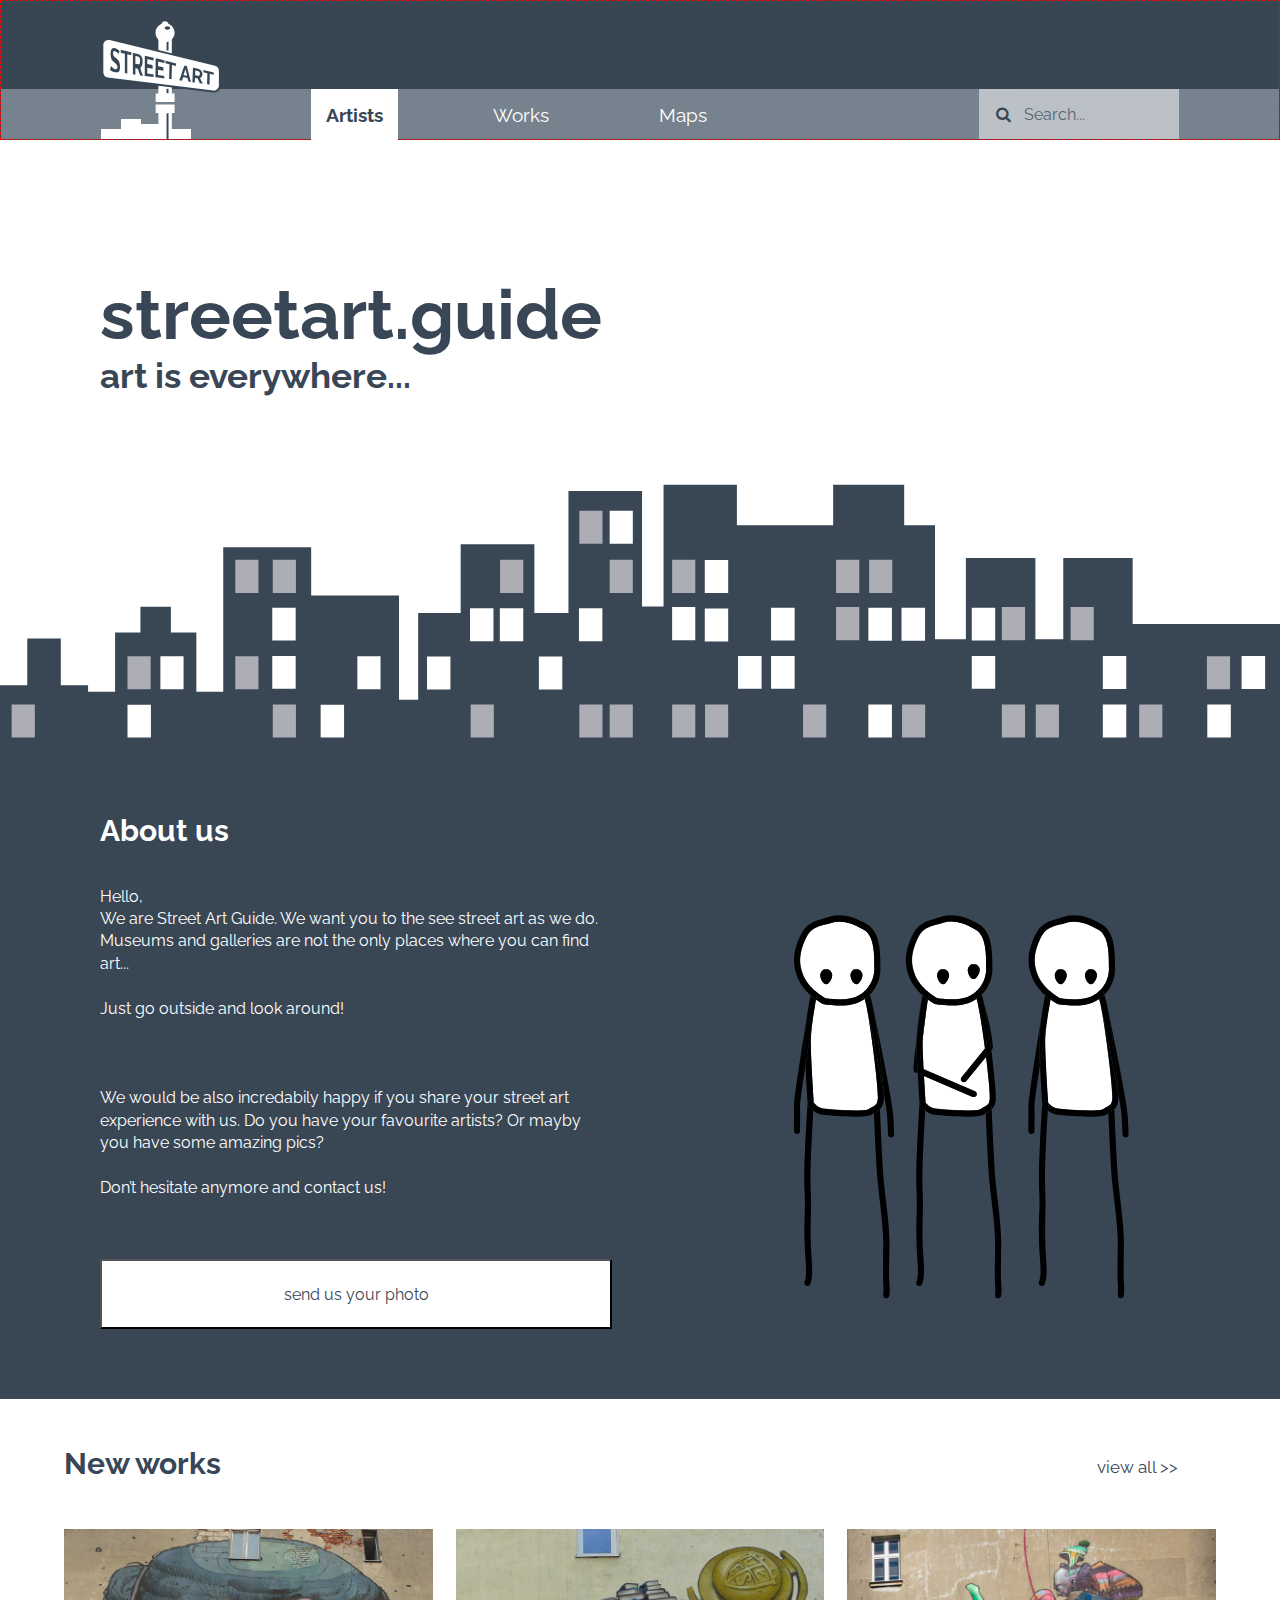
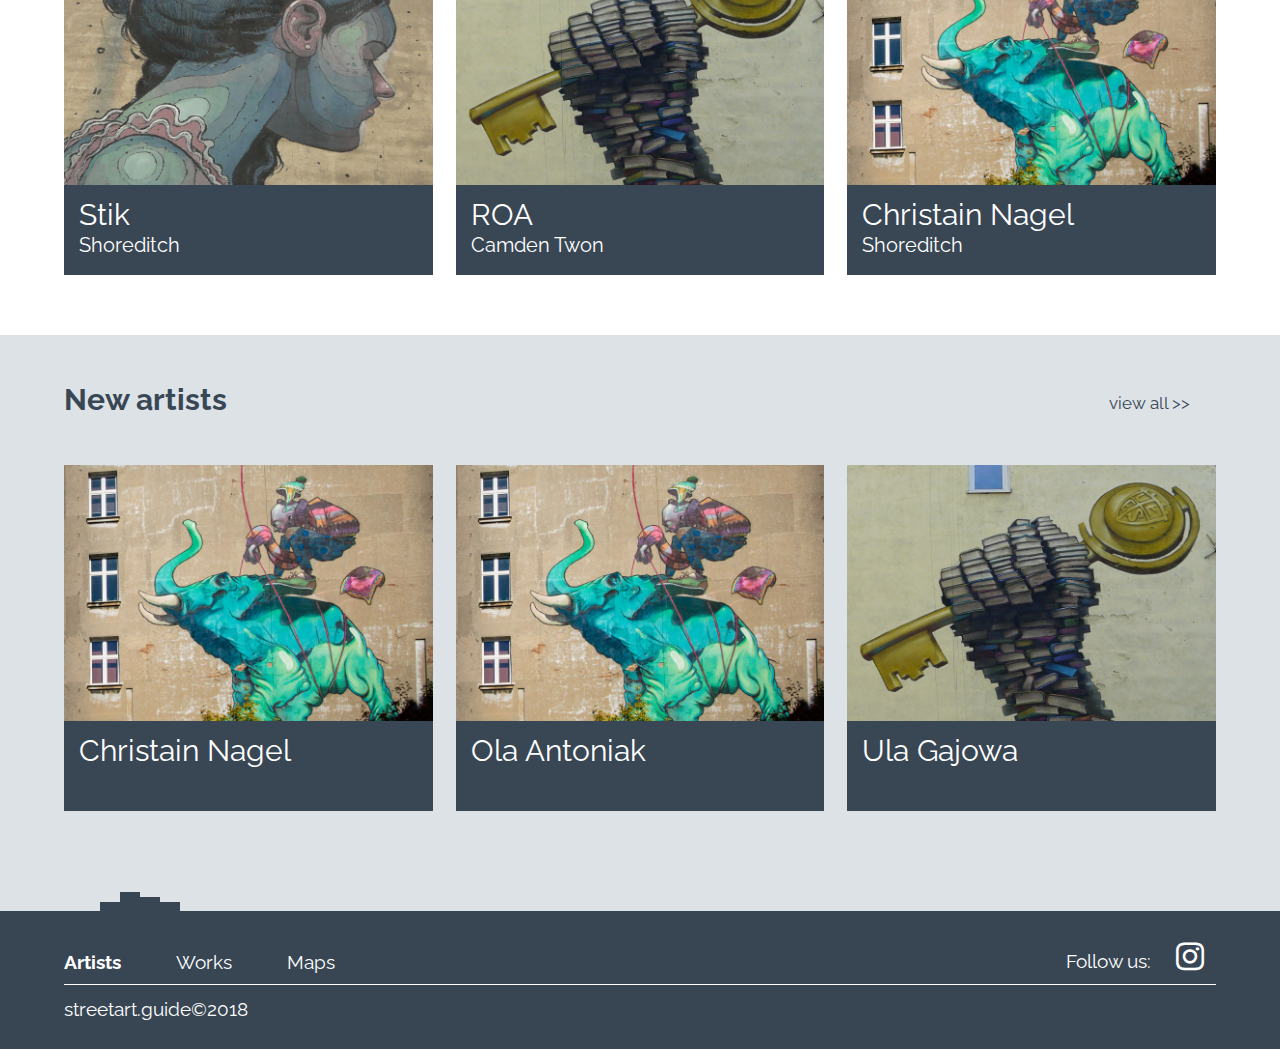
<file: _htmls/index.html>
<!DOCTYPE html>
<html lang="en">
<head>
     <meta charset="utf-8" />
     <meta name="description"
            content="Street art guide. Art is everywhere...Great guide for street art lovers. Find out yourself!" />
    <meta name="viewport" content="width=device-width, initial-scale=1">
    <link rel="stylesheet" href="https://cdnjs.cloudflare.com/ajax/libs/font-awesome/4.7.0/css/font-awesome.min.css">
    <link rel="stylesheet" type="text/css" href="reset.css"/>
    <link rel="stylesheet" type="text/css" href="style.css"/>
    <link rel="icon" href="assets/favi.ico" type="image/x-icon" />
    <link href="https://fonts.googleapis.com/css?family=Raleway:400,700" rel="stylesheet">
    <title>Street Art Guide | London and Lodz</title>
</head>

<body id="homepage" onload=set_time()>
    <nav>  
        <!-- wrapper for all navigation -->
        <div>
            <!-- logo -->
            <a href="#"><img src="assets/logo.svg" alt="logo"></a>
            <!-- architectural squares -->
            <div class="squares">
                <div></div>
                <div></div>
                <div></div>
                <div></div>
            </div>
            <!-- wrapper for menu & search box -->
            <div class="nav_background">
                <!-- hamburger -->
                <div class="hamburger">
                    <div></div>
                    <div></div>
                    <div></div>
                </div>
                <!-- navigation list -->
                <ul>
                    <li><span>Artists</span></li>
                    <li><a href="#"><span>Works</span></a></li>
                    <li><a href="#"><span>Maps</span></a></li>
                </ul>
                <!-- search box -->
                <div class="box">
                    <form class="search" method="get" action="#">
                        <div class="container-1">
                            <span class="icon"><i class="fa fa-search"></i></span>
                            <input type="search" id="search" placeholder="Search..." />
                        </div>
                    </form>
                </div>
            </div>
        </div>
         <!--END wrapper for all navigation -->
    </nav> 
    
    <main>
        <!-- main heading -->
        <div class="heading">
            <h1>streetart.guide<br/>
            <span>art is everywhere...</span></h1>
        </div>
        <!-- city panorama_sprite -->
        <img class="panorama" id="img_change" src="assets/01.svg" alt="">
        <!-- ABOUT US -->
        <div class="about">
            <div class="text">
                <h2>About us</h2>
                <p>Hello,<br/>
                We are Street Art Guide. We want you to the see street art as we do.
                Museums and galleries are not the only places
                where you can find art...
                <br/><br/>
                Just go outside and look around!
                <br/><br/><br/><br/>
                <!-- send us your photo_text -->
                We would be also incredabily happy if you share your
                street art experience with  us. Do you have your favourite
                artists? Or mayby you have some amazing pics?
                <br/><br/>
                Don’t hesitate anymore and contact us!
                </p>
                <!-- send us your photo_button -->
                <button type="button">send us your photo</button>
            </div>
            <img src="assets/homepage_stik.svg" alt="stik_img">
        </div>
        <!-- END ABOUT US -->
        
        <!-- NEW WORKS -->        
        <h2 class="works_head">New works</h2>
        <p><a href="#">view all &gt;&gt;</a></p>
        <div class="works">
             <!-- work_01 -->
            <div>
                <a href="#">
                <img src="assets/works/thumbnail_aryz.jpg" alt="aryz">
                <div>
                    <h2>Stik</h2>
                    <h3>Shoreditch</h3>
                </div>
                </a>
            </div>
            
            <!-- work_02 -->
            <div>
                <a href="#">
                <img src="assets/works/thumbnail_barys.jpg" alt="barys">
                <div>
                    <h2>ROA</h2>
                    <h3>Camden Twon</h3>
                </div>
                </a>
            </div>
            <!-- work_03 -->
            <div>
                <a href="#">
                <img src="assets/works/thumbnail_etam.jpg" alt="etam">
                <div>
                    <h2>Christain Nagel</h2>
                    <h3>Shoreditch</h3>
                </div>
                </a>
            </div>
        </div>
        <!-- END NEW WORKS -->
        
        <!--NEW ARTISTS -->
        <div class="artists_back">
         <h2 class="artists_head">New artists</h2>
            <p><a href="#">view all &gt;&gt;</a></p>
        <div class="artists">  
            <!-- artist_01 -->
            <div>
                <a href="#">
                <img src="assets/works/thumbnail_etam.jpg" alt="gregor">
                <div>
                    <h2>Christain Nagel</h2>
                </div>
                </a>
            </div>
             <!-- artist_02 -->
            <div>
                <a href="#">
                <img src="assets/works/thumbnail_etam.jpg" alt="etam">
                <div>
                    <h2>Ola Antoniak</h2>
                </div>
                </a>
            </div>
             <!-- artist_03 -->
            <div>
                <a href="#">
                <img src="assets/works/thumbnail_barys.jpg" alt="barys">
                <div>
                    <h2>Ula Gajowa</h2>
                </div>
                </a>
            </div>
        </div>
        </div>
        <!-- END ARTISTS -->
    </main>
  
    <footer>
         <!-- architectural squares -->
        <div class="squares">
                <div></div>
                <div></div>
                <div></div>
                <div></div>
            </div>
        <ul>
            <li>Artists</li>
            <li><a href="#">Works</a></li>
            <li><a href="#">Maps</a></li>
        </ul>
        <p>Follow us: <a href="#" target="_blank"> <i class="fa fa-instagram"></i></a></p>
        <p>streetart.guide&copy;2018</p>
    </footer>
    
<!-- JS -->
<script src="https://ajax.aspnetcdn.com/ajax/jQuery/jquery-3.3.1.min.js"></script>
<!-- hamburger -->
<script src="js/hamburger.js"></script>
<script src="js/panorama.js"></script>
    </body>
</html>
</file>
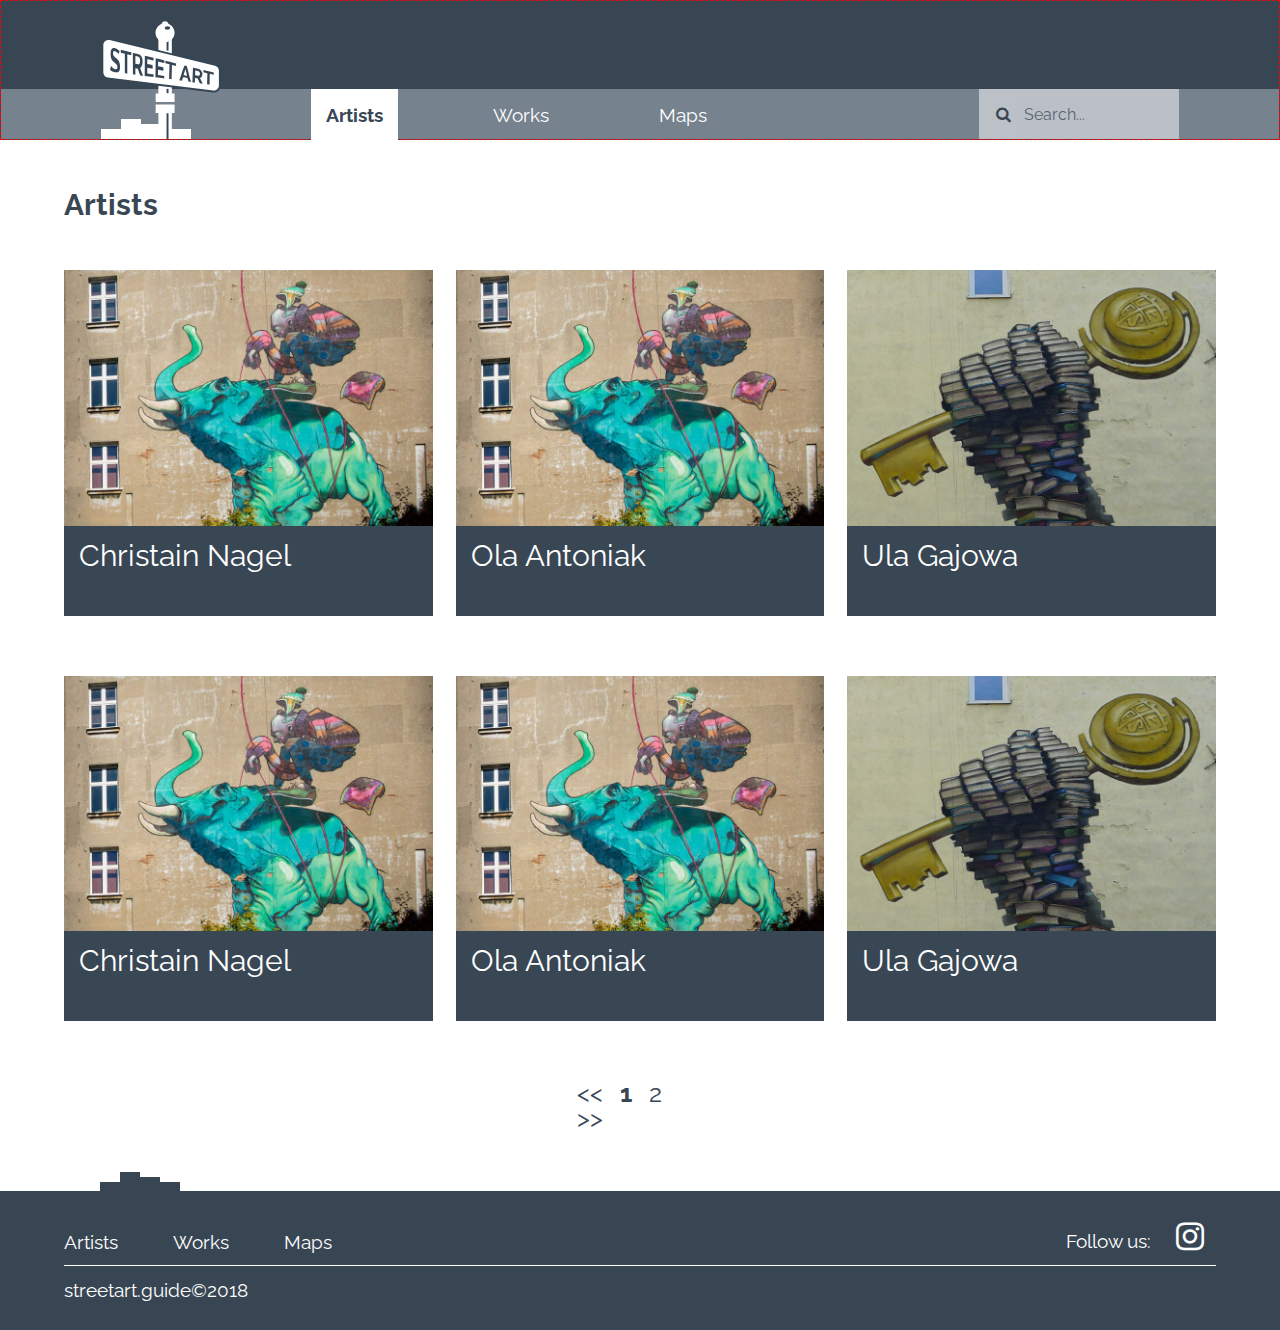
<file: _htmls/archive-artists.html>
<!DOCTYPE html>
<html lang="en">
<head>
     <meta charset="utf-8" />
     <meta name="description"
            content="Street art guide. Discover best street art artists" />
    <meta name="viewport" content="width=device-width, initial-scale=1">
    <link rel="stylesheet" href="https://cdnjs.cloudflare.com/ajax/libs/font-awesome/4.7.0/css/font-awesome.min.css">
    <link rel="stylesheet" type="text/css" href="reset.css"/>
    <link rel="stylesheet" type="text/css" href="style.css"/>
    <link rel="icon" href="assets/favi.ico" type="image/x-icon" />
    <link href="https://fonts.googleapis.com/css?family=Raleway:400,700" rel="stylesheet">
    <title>Street Art Guide | Street Art Artists</title>
</head>

<body id="artists">
    <nav>  
        <!-- wrapper for all navigation -->
        <div>
            <!-- logo -->
            <a href="#"><img src="assets/logo.svg" alt="logo"></a>
            <!-- architectural squares -->
            <div class="squares">
                <div></div>
                <div></div>
                <div></div>
                <div></div>
            </div>
            <!-- wrapper for menu & search box -->
            <div class="nav_background">
                <!-- hamburger -->
                <div class="hamburger">
                    <div></div>
                    <div></div>
                    <div></div>
                </div>
                <!-- navigation list -->
                <ul>
                    <li><span>Artists</span></li>
                    <li><a href="#"><span>Works</span></a></li>
                    <li><a href="#"><span>Maps</span></a></li>
                </ul>
                <!-- search box -->
                <div class="box">
                    <form class="search" method="get" action="#">
                        <div class="container-1">
                            <span class="icon"><i class="fa fa-search"></i></span>
                            <input type="search" id="search" placeholder="Search..." />
                        </div>
                    </form>
                </div>
            </div>
        <!--END wrapper for all navigation -->
        </div>
    </nav> 
    
    <main>
        <!--ARTISTS -->
        <h2 class="artists_head">Artists</h2>
        <div class="artists">  
            <!-- artist_01 -->
            <div>
                <a href="#">
                <img src="assets/works/thumbnail_etam.jpg" alt="gregor">
                <div>
                    <h2>Christain Nagel</h2>
                </div>
                </a>
            </div>
             <!-- artist_02 -->
            <div>
                <a href="#">
                <img src="assets/works/thumbnail_etam.jpg" alt="etam">
                <div>
                    <h2>Ola Antoniak</h2>
                </div>
                </a>
            </div>
             <!-- artist_03 -->
            <div>
                <a href="#">
                <img src="assets/works/thumbnail_barys.jpg" alt="barys">
                <div>
                    <h2>Ula Gajowa</h2>
                </div>
                </a>
            </div>
              <!-- artist_04 -->
            <div>
                <a href="#">
                <img src="assets/works/thumbnail_etam.jpg" alt="gregor">
                <div>
                    <h2>Christain Nagel</h2>
                </div>
                </a>
            </div>
             <!-- artist_05 -->
            <div>
                <a href="#">
                <img src="assets/works/thumbnail_etam.jpg" alt="etam">
                <div>
                    <h2>Ola Antoniak</h2>
                </div>
                </a>
            </div>
             <!-- artist_06 -->
            <div>
                <a href="#">
                <img src="assets/works/thumbnail_barys.jpg" alt="barys">
                <div>
                    <h2>Ula Gajowa</h2>
                </div>
                </a>
            </div>
        </div>
        <!-- END ARTISTS -->
        <!-- pagination -->
        <div class="pagination">
            <ul>
                <li><a href="#" class="prev page-numbers">&lt;&lt;</a></li>
                <li><span class="current">1</span></li>
                <li><a href="#" class="page-numbers">2</a></li>
                <li><a href="#" class="next page-numbers">&gt;&gt;</a></li>
            </ul>
        </div>
        <!-- END pagination -->
    </main>
  
    <footer>
         <!-- architectural squares -->
        <div class="squares">
                <div></div>
                <div></div>
                <div></div>
                <div></div>
            </div>
        <ul>
            <li><a href="#">Artists</a></li>
            <li><a href="#">Works</a></li>
            <li><a href="#">Maps</a></li>
        </ul>
        <p>Follow us:<a href="#" target="_blank"> <i class="fa fa-instagram"></i></a></p>
        <p>streetart.guide&copy;2018</p>
    </footer>
    
<!-- JS -->
<script src="https://ajax.aspnetcdn.com/ajax/jQuery/jquery-3.3.1.min.js"></script>
<!-- hamburger -->
<script src="js/hamburger.js"></script>
    
    </body>
</html>
</file>
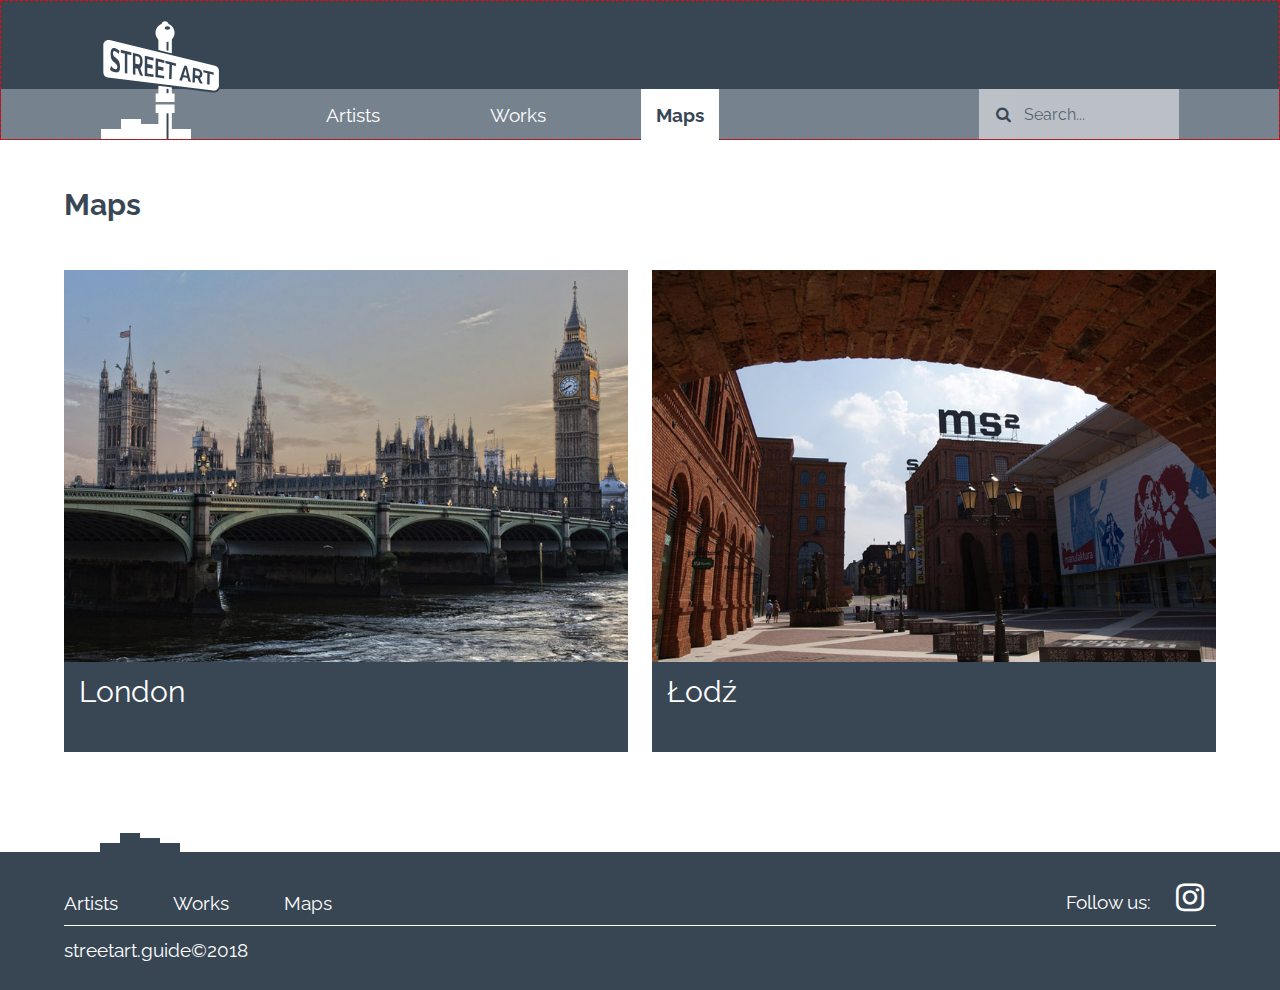
<file: _htmls/archive-maps.html>
<!DOCTYPE html>
<html lang="en">
<head>
     <meta charset="utf-8" />
     <meta name="description"
            content="Street art guide. Discover best street art cities. London and Łodź!" />
    <meta name="viewport" content="width=device-width, initial-scale=1">
    <link rel="stylesheet" href="https://cdnjs.cloudflare.com/ajax/libs/font-awesome/4.7.0/css/font-awesome.min.css">
    <link rel="stylesheet" type="text/css" href="reset.css"/>
    <link rel="stylesheet" type="text/css" href="style.css"/>
    <link rel="icon" href="assets/favi.ico" type="image/x-icon" />
    <link href="https://fonts.googleapis.com/css?family=Raleway:400,700" rel="stylesheet">
    <title>Street Art Guide | Street Art Cities</title>
</head>

<body id="maps">
    <nav>  
        <!-- wrapper for all navigation -->
        <div>
            <!-- logo -->
            <a href="#"><img src="assets/logo.svg" alt="logo"></a>
            <!-- architectural squares -->
            <div class="squares">
                <div></div>
                <div></div>
                <div></div>
                <div></div>
            </div>
            <!-- wrapper for menu & search box -->
            <div class="nav_background">
                <!-- hamburger -->
                <div class="hamburger">
                    <div></div>
                    <div></div>
                    <div></div>
                </div>
                <!-- navigation list -->
                <ul>
                    <li><a href="#"> <span>Artists</span></a></li>
                    <li><a href="#"><span>Works</span></a></li>
                    <li><span>Maps</span></li>
                </ul>
                <!-- search box -->
                <div class="box">
                    <form class="search" method="get" action="#">
                        <div class="container-1">
                            <span class="icon"><i class="fa fa-search"></i></span>
                            <input type="search" id="search" placeholder="Search..." />
                        </div>
                    </form>
                </div>
            </div>
        <!--END wrapper for all navigation -->
        </div>
    </nav> 
    
    <main>
        <!--MAPS -->
        <h2 class="artists_head">Maps</h2>
        <div class="artists">  
            <!-- artist_01 -->
            <div>
                <a href="#">
                <img src="assets/maps/thumbnail_london.jpg" alt="london">
                <div>
                    <h2>London</h2>
                </div>
                </a>
            </div>
             <!-- artist_02 -->
            <div>
                <a href="#">
                <img src="assets/maps/thumbnail_lodz.jpg" alt="lodz">
                <div>
                    <h2>Łodź</h2>
                </div>
                </a>
            </div>
        </div>
        <!-- END MAPS -->
       
    </main>
  
    <footer>
         <!-- architectural squares -->
        <div class="squares">
                <div></div>
                <div></div>
                <div></div>
                <div></div>
            </div>
        <ul>
            <li><a href="#">Artists</a></li>
            <li><a href="#">Works</a></li>
            <li><a href="#">Maps</a></li>
        </ul>
        <p>Follow us:<a href="#" target="_blank"> <i class="fa fa-instagram"></i></a></p>
        <p>streetart.guide&copy;2018</p>
    </footer>
    
<!-- JS -->
<script src="https://ajax.aspnetcdn.com/ajax/jQuery/jquery-3.3.1.min.js"></script>
<!-- hamburger -->
<script src="js/hamburger.js"></script>
    
    </body>
</html>
</file>
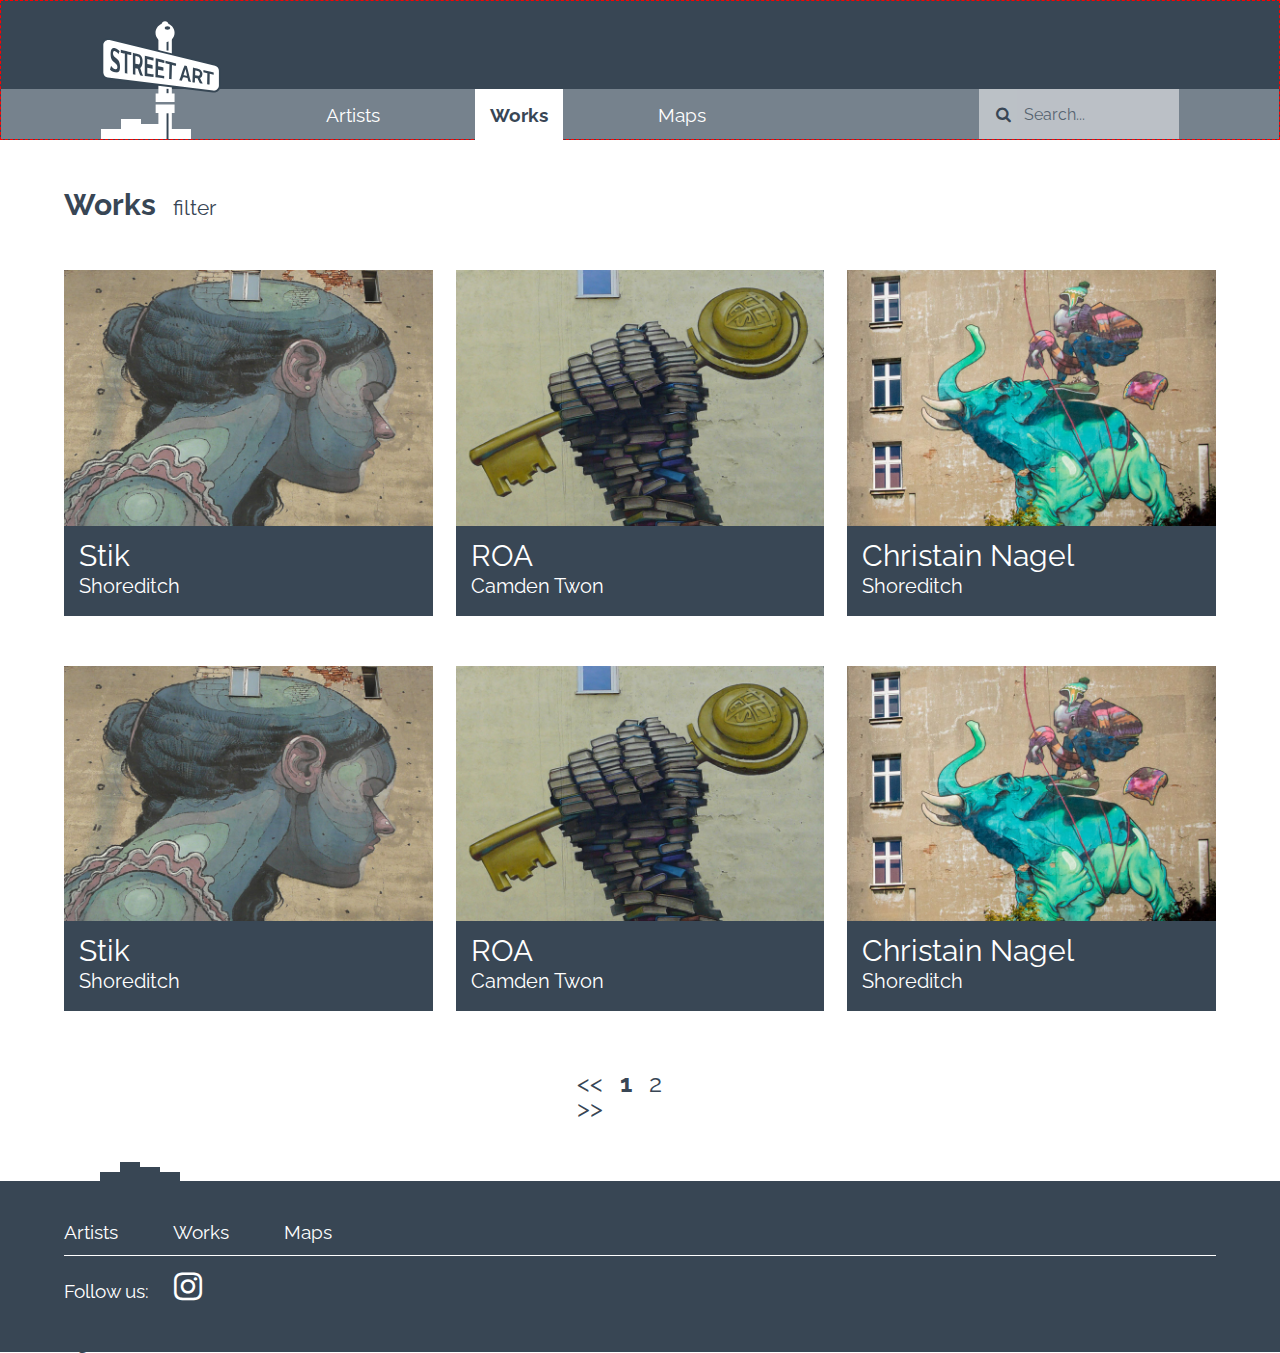
<file: _htmls/archive-works.html>
<!DOCTYPE html>
<html lang="en">
<head>
     <meta charset="utf-8" />
     <meta name="description"
            content="Street art guide. Discover best street art works" />
    <meta name="viewport" content="width=device-width, initial-scale=1">
    <link rel="stylesheet" href="https://cdnjs.cloudflare.com/ajax/libs/font-awesome/4.7.0/css/font-awesome.min.css">
    <link rel="stylesheet" type="text/css" href="reset.css"/>
    <link rel="stylesheet" type="text/css" href="style.css"/>
    <link rel="icon" href="assets/favi.ico" type="image/x-icon" />
    <link href="https://fonts.googleapis.com/css?family=Raleway:400,700" rel="stylesheet">
    <title>Street Art Guide | Street Art Works</title>
</head>

<body id="works">
    <nav>  
        <!-- wrapper for all navigation -->
        <div>
            <!-- logo -->
            <a href="#"><img src="assets/logo.svg" alt="logo"></a>
            <!-- architectural squares -->
            <div class="squares">
                <div></div>
                <div></div>
                <div></div>
                <div></div>
            </div>
            <!-- wrapper for menu & search box -->
            <div class="nav_background">
                <!-- hamburger -->
                <div class="hamburger">
                    <div></div>
                    <div></div>
                    <div></div>
                </div>
                <!-- navigation list -->
                <ul>
                    <li><a href="#"><span>Artists</span></a></li>
                    <li><span>Works</span></li>
                    <li><a href="#"><span>Maps</span></a></li>
                </ul>
                <!-- search box -->
                <div class="box">
                    <form class="search" method="get" action="#">
                        <div class="container-1">
                            <span class="icon"><i class="fa fa-search"></i></span>
                            <input type="search" id="search" placeholder="Search..." />
                        </div>
                    </form>
                </div>
            </div>
        <!--END wrapper for all navigation -->
        </div>
    </nav> 
    
    <main>
         <!-- WORKS -->        
        <h2 class="works_head">Works <span id="filter">filter</span></h2>
        <!-- filter list toggle -->
            <div class="filter_toggle">
                <!-- artist_toggle -->
                <div class="filter_artist">
                    <h2>Artist </h2>
                        <ul>
                            <li><label><input type="checkbox" name="first" />Stik</label></li>
                            <li><label><input type="checkbox" name="first" />ROA</label></li>
                            <li><label><input type="checkbox" name="first" />Christain Nagel</label></li>
                            <li><label><input type="checkbox" name="first" />Bansky</label></li>
                            <li><label><input type="checkbox" name="first" />Jimmy C</label></li>
                            <li><label><input type="checkbox" name="first" />Invader</label></li>
                            <li><label><input type="checkbox" name="first" />Katarzyna Trzcinska</label></li>
                            <li><label><input type="checkbox" name="first" />Jimmy C</label></li>
                            <li><label><input type="checkbox" name="first" />Christain Nagel</label></li>
                        </ul>
                </div>
                <!-- borough_toggle -->
                <div class="filter_borough">
                    <h2>Borough</h2>
                        <h3>London</h3>
                            <ul>
                                <li><label><input type="checkbox" name="first" />Camden Town</label></li>
                                <li><label><input type="checkbox" name="first" />Shoreditch</label></li>
                                <li><label><input type="checkbox" name="first" />Hackney</label></li>
                                <li><label><input type="checkbox" name="first" />Island Gardens</label></li>
                            </ul>
                        <h3>Łodź</h3>
                            <ul>
                                <li><label><input type="checkbox" name="first" />Retkinia</label></li>
                                <li><label><input type="checkbox" name="first" />Kaczuszki</label></li>
                                <li><label><input type="checkbox" name="first" />Bałuty</label></li>
                            </ul>
                </div>
                <!-- vity_toggle -->
                <div class="filter_city">
                    <h2>City</h2>
                        <ul>
                             <li><label><input type="checkbox" name="first" />London</label></li>
                            <li><label><input type="checkbox" name="first" />Łodź</label></li>
                        </ul>
                </div>
            </div>
        <!--END filter_toggle -->
  
        <div class="works">
             <!-- work_01 -->
            <div>
                <a href="#">
                <img src="assets/works/thumbnail_aryz.jpg" alt="aryz">
                <div>
                    <h2>Stik</h2>
                    <h3>Shoreditch</h3>
                </div>
                </a>
            </div>
            
            <!-- work_02 -->
            <div>
                <a href="#">
                <img src="assets/works/thumbnail_barys.jpg" alt="barys">
                <div>
                    <h2>ROA</h2>
                    <h3>Camden Twon</h3>
                </div>
                </a>
            </div>
            <!-- work_03 -->
            <div>
                <a href="#">
                <img src="assets/works/thumbnail_etam.jpg" alt="etam">
                <div>
                    <h2>Christain Nagel</h2>
                    <h3>Shoreditch</h3>
                </div>
                </a>
            </div>
              <!-- work_04 -->
            <div>
                <a href="#">
                <img src="assets/works/thumbnail_aryz.jpg" alt="aryz">
                <div>
                    <h2>Stik</h2>
                    <h3>Shoreditch</h3>
                </div>
                </a>
            </div>
            
            <!-- work_05 -->
            <div>
                <a href="#">
                <img src="assets/works/thumbnail_barys.jpg" alt="barys">
                <div>
                    <h2>ROA</h2>
                    <h3>Camden Twon</h3>
                </div>
                </a>
            </div>
            <!-- work_06 -->
            <div>
                <a href="#">
                <img src="assets/works/thumbnail_etam.jpg" alt="etam">
                <div>
                    <h2>Christain Nagel</h2>
                    <h3>Shoreditch</h3>
                </div>
                </a>
            </div>
        </div>
        <!-- END NEW WORKS -->
        <!-- pagination -->
        <div class="pagination">
            <ul>
                <li><a href="#" class="prev page-numbers">&lt;&lt;</a></li>
                <li><span class="current">1</span></li>
                <li><a href="#" class="page-numbers">2</a></li>
                <li><a href="#" class="next page-numbers">&gt;&gt;</a></li>
            </ul>
        </div>
        <!-- END pagination -->
    </main>
  
    <footer>
         <!-- architectural squares -->
        <div class="squares">
                <div></div>
                <div></div>
                <div></div>
                <div></div>
            </div>
        <!-- architectural squares -->
        <div class="squares">
                <div></div>
                <div></div>
                <div></div>
                <div></div>
            </div>
        <ul>
            <li><a href="#">Artists</a></li>
            <li><a href="#">Works</a></li>
            <li><a href="#">Maps</a></li>
        </ul>
        <p>Follow us:<a href="#" target="_blank"> <i class="fa fa-instagram"></i></a></p>
        <p>streetart.guide&copy;2018</p>
    </footer>
    
<!-- JS -->
<script src="https://ajax.aspnetcdn.com/ajax/jQuery/jquery-3.3.1.min.js"></script>
<!-- hamburger -->
<script src="js/hamburger.js"></script>
<!-- filter_toggle -->
<script src="js/filter_toggle.js"></script>
    </body>
</html>
</file>
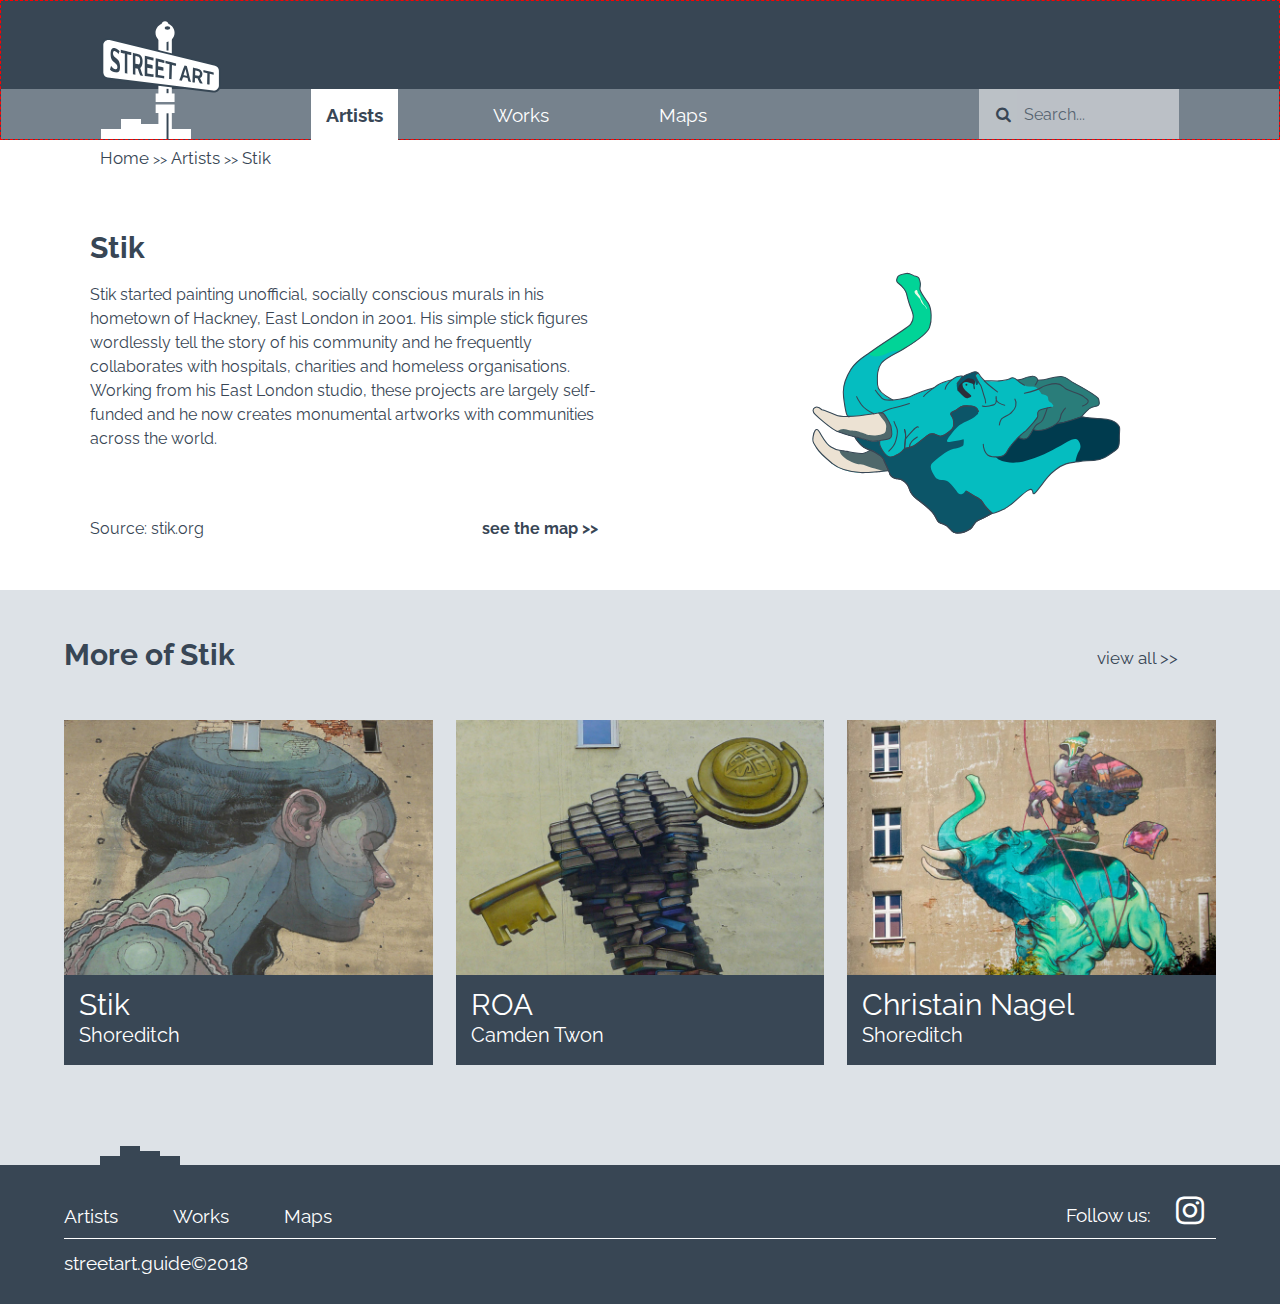
<file: _htmls/single-artists.html>
<!DOCTYPE html>
<html lang="en">
<head>
     <meta charset="utf-8" />
     <meta name="description"
            content="Street art guide. Discover best street art artists" />
    <meta name="viewport" content="width=device-width, initial-scale=1">
    <link rel="stylesheet" href="https://cdnjs.cloudflare.com/ajax/libs/font-awesome/4.7.0/css/font-awesome.min.css">
    <link rel="stylesheet" type="text/css" href="reset.css"/>
    <link rel="stylesheet" type="text/css" href="style.css"/>
    <link rel="icon" href="assets/favi.ico" type="image/x-icon" />
    <link href="https://fonts.googleapis.com/css?family=Raleway:400,700" rel="stylesheet">
    <title>Street Art Guide | Street Art Artists</title>
</head>

<body id="single_artists">
    <nav>  
        <!-- wrapper for all navigation -->
        <div>
            <!-- logo -->
            <a href="#"><img src="assets/logo.svg" alt="logo"></a>
            <!-- architectural squares -->
            <div class="squares">
                <div></div>
                <div></div>
                <div></div>
                <div></div>
            </div>
            <!-- wrapper for menu & search box -->
            <div class="nav_background">
                <!-- hamburger -->
                <div class="hamburger">
                    <div></div>
                    <div></div>
                    <div></div>
                </div>
                <!-- navigation list -->
                <ul>
                    <li><span>Artists</span></li>
                    <li><a href="#"><span>Works</span></a></li>
                    <li><a href="#"><span>Maps</span></a></li>
                </ul>
                <!-- search box -->
                <div class="box">
                    <form class="search" method="get" action="#">
                        <div class="container-1">
                            <span class="icon"><i class="fa fa-search"></i></span>
                            <input type="search" id="search" placeholder="Search..." />
                        </div>
                    </form>
                </div>
            </div>
        <!--END wrapper for all navigation -->
        </div>
    </nav> 
    

    <main>
        <!-- breadcrumb nav -->
        <div class="breadcrumbs">                
            <a href="#">Home</a>
            <span>&gt;&gt;</span>
            <a href="#">Artists</a>
            <span>&gt;&gt;</span>
            <span>Stik</span>
        </div>
        <!-- END breadcrumb nav -->
        
        <!-- artists image -->
        <div class="illustration">
            <img src="assets/artists_illustration/etam.svg" alt="etam">
        </div>
        <!-- END artists image -->
        <!-- text about artist -->
        <div class="text_single">
        <h1>Stik</h1>
        <p>Stik started painting unofficial, socially
        conscious murals in his hometown of 
        Hackney, East London in 2001. His 
        simple stick figures wordlessly tell the
        story of his community and he 
        frequently collaborates with hospitals,
        charities and homeless organisations.
        Working from his East London studio,
        these projects are largely self-funded
        and he now creates monumental
        artworks with communities across the world.</p>
        <!-- source -->
        <p>Source: <a href="#">stik.org</a></p>
        <!-- map link -->
        <p><a href="#">see the map &gt;&gt;</a> </p>
        </div>
        <!-- END text about artist -->
        <!--More of Stik -->
        <div class="artists_back">
        <h2 class="works_head">More of Stik</h2>
        <p><a href="#">view all &gt;&gt;</a></p>
        <div class="works">  
           <!-- work_01 -->
            <div>
                <a href="#">
                <img src="assets/works/thumbnail_aryz.jpg" alt="aryz">
                <div>
                    <h2>Stik</h2>
                    <h3>Shoreditch</h3>
                </div>
                </a>
            </div>
            
            <!-- work_02 -->
            <div>
                <a href="#">
                <img src="assets/works/thumbnail_barys.jpg" alt="barys">
                <div>
                    <h2>ROA</h2>
                    <h3>Camden Twon</h3>
                </div>
                </a>
            </div>
            <!-- work_03 -->
            <div>
                <a href="#">
                <img src="assets/works/thumbnail_etam.jpg" alt="etam">
                <div>
                    <h2>Christain Nagel</h2>
                    <h3>Shoreditch</h3>
                </div>
                </a>
            </div>
        </div>
        </div>
        <!-- END More of Stik -->

    </main>
  
    <footer>
         <!-- architectural squares -->
        <div class="squares">
                <div></div>
                <div></div>
                <div></div>
                <div></div>
            </div>
        <ul>
            <li><a href="#">Artists</a></li>
            <li><a href="#">Works</a></li>
            <li><a href="#">Maps</a></li>
        </ul>
        <p>Follow us:<a href="#" target="_blank"> <i class="fa fa-instagram"></i></a></p>
        <p>streetart.guide&copy;2018</p>
    </footer>
    
<!-- JS -->
<script src="https://ajax.aspnetcdn.com/ajax/jQuery/jquery-3.3.1.min.js"></script>
<!-- hamburger -->
<script src="js/hamburger.js"></script>
    
    </body>
</html>
</file>
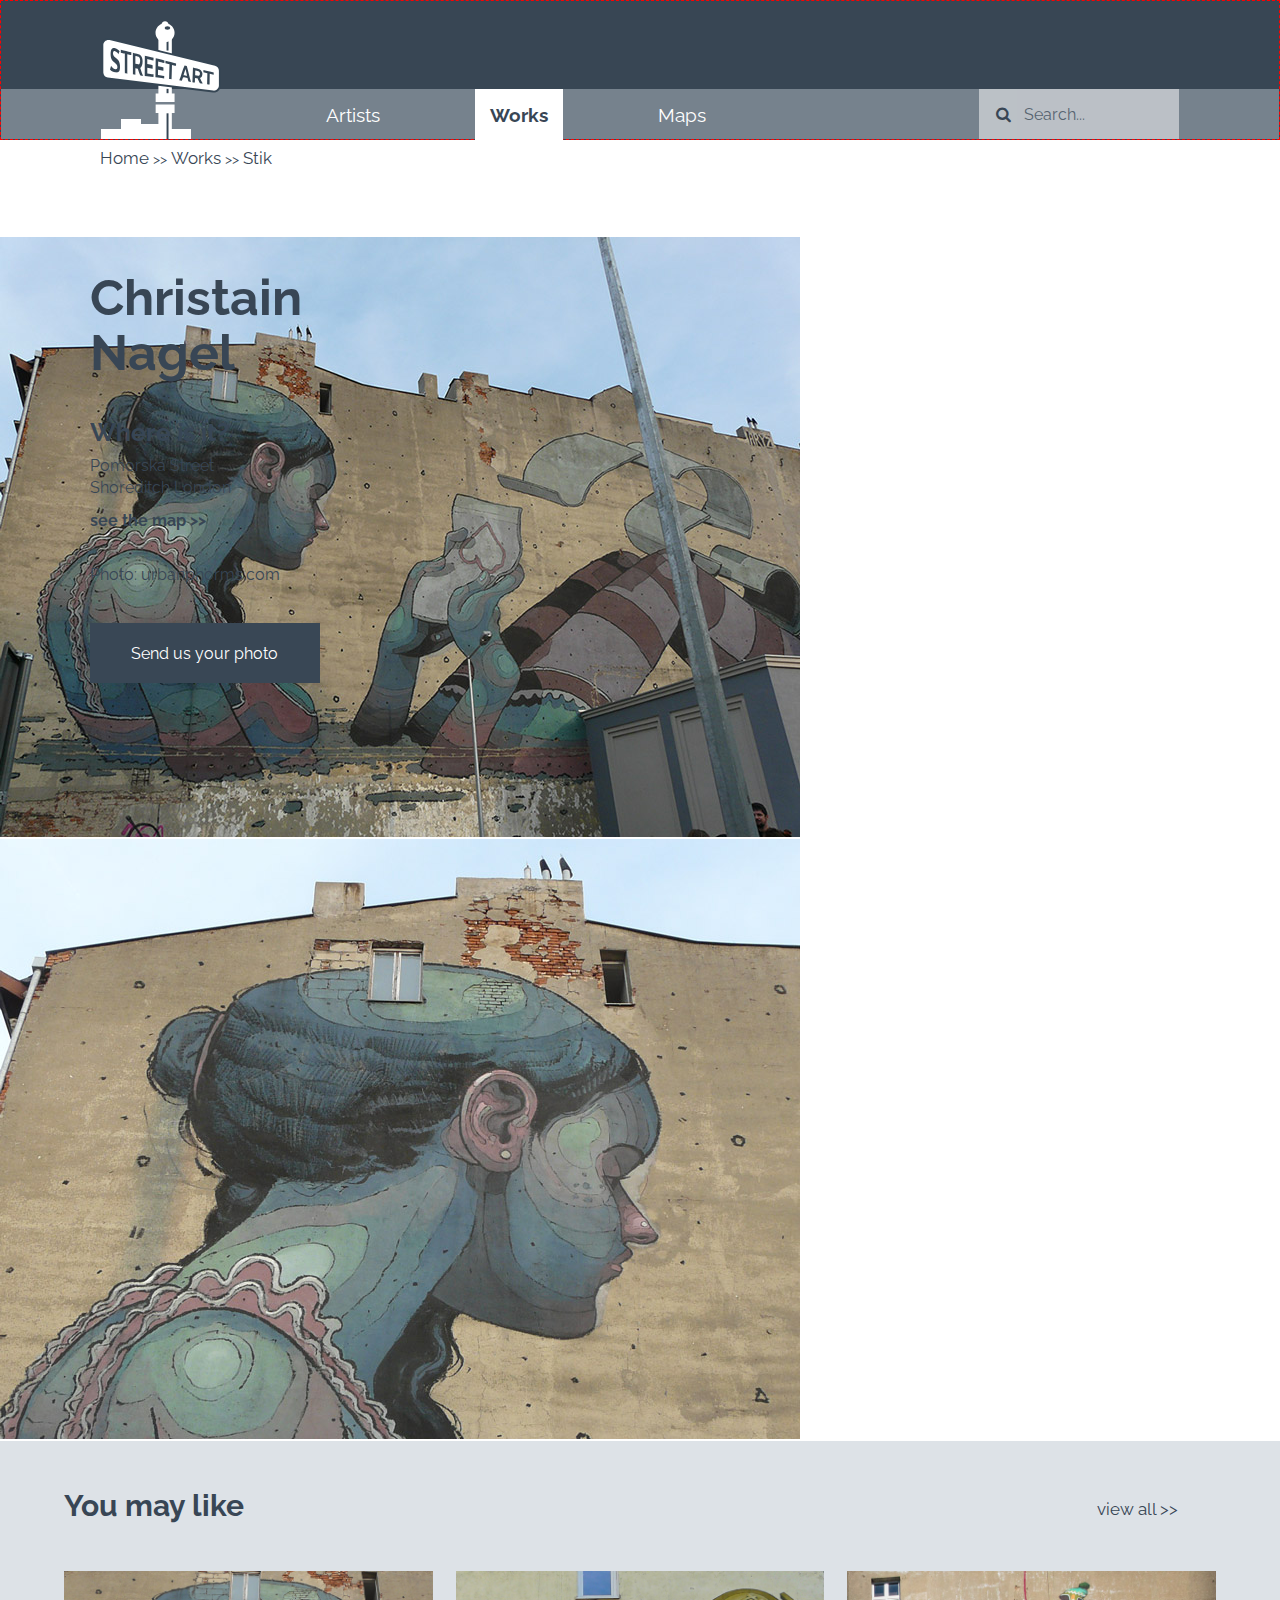
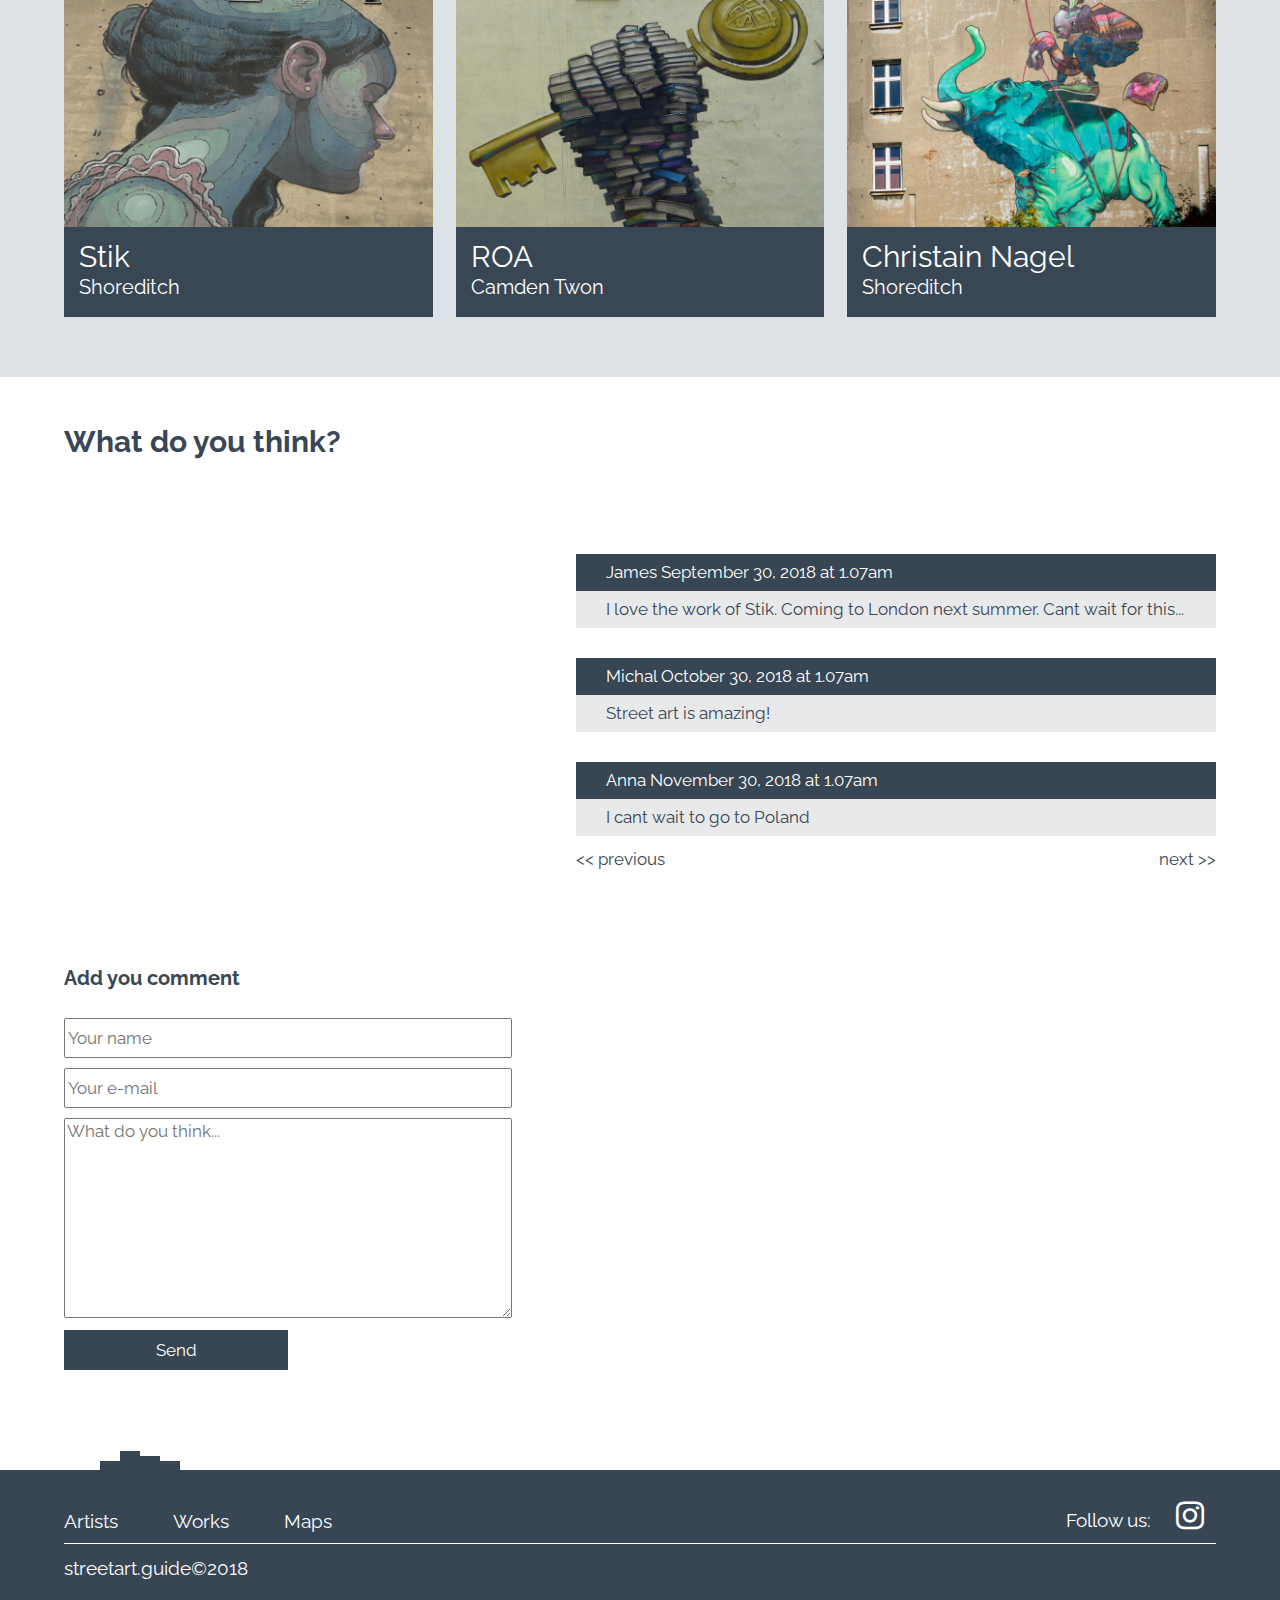
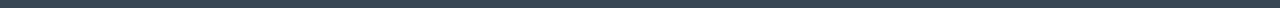
<file: _htmls/single-works.html>
<!DOCTYPE html>
<html lang="en">
<head>
     <meta charset="utf-8" />
     <meta name="description"
            content="Street art guide. Discover the best street art artists. Art in London and Lodz!" />
    <meta name="viewport" content="width=device-width, initial-scale=1">
    <link rel="stylesheet" href="https://cdnjs.cloudflare.com/ajax/libs/font-awesome/4.7.0/css/font-awesome.min.css">
    <link rel="stylesheet" type="text/css" href="reset.css"/>
    <link rel="stylesheet" type="text/css" href="style.css"/>
    <link rel="icon" href="assets/favi.ico" type="image/x-icon" />
    <link href="https://fonts.googleapis.com/css?family=Raleway:400,700" rel="stylesheet">
    <!-- css for single_works slider -->
    <link rel="stylesheet" href="js/slick_slider/slippry.css" />
    <title>Street Art Guide | Street Art Artists</title>
    
    
</head>

<body id="single_works">
    <nav>  
        <!-- wrapper for all navigation -->
        <div>
            <!-- logo -->
            <a href="#"><img src="assets/logo.svg" alt="logo"></a>
            <!-- architectural squares -->
            <div class="squares">
                <div></div>
                <div></div>
                <div></div>
                <div></div>
            </div>
            <!-- wrapper for menu & search box -->
            <div class="nav_background">
                <!-- hamburger -->
                <div class="hamburger">
                    <div></div>
                    <div></div>
                    <div></div>
                </div>
                <!-- navigation list -->
                <ul>
                    <li><a href="#"><span>Artists</span></a></li>
                    <li><span>Works</span></li>
                    <li><a href="#"><span>Maps</span></a></li>
                </ul>
                <!-- search box -->
                <div class="box">
                    <form class="search" method="get" action="#">
                        <div class="container-1">
                            <span class="icon"><i class="fa fa-search"></i></span>
                            <input type="search" id="search" placeholder="Search..." />
                        </div>
                    </form>
                </div>
            </div>
        <!--END wrapper for all navigation -->
        </div>
    </nav> 
    

    <main>
        <!-- breadcrumb nav -->
        <div class="breadcrumbs">                
            <a href="#">Home</a>
            <span>&gt;&gt;</span>
            <a href="#">Works</a>
            <span>&gt;&gt;</span>
            <span>Stik</span>
        </div>
        <!-- END breadcrumb nav -->
        <!-- image slider -->
            <!-- image slider -->
     <ul id="slider">
        <li>
          <img src="assets/works/single_works.jpg" alt="demo1_1">
        </li>
        <li>
          <img src="assets/works/single_works_02.jpg"  alt="demo1_2">
        </li>
  </ul>
    <!-- END image carousel -->
        
        <!-- content -->
        <div class="text_content">
            <h1>Christain Nagel</h1>
            <h2>Where is it?</h2>
            <!-- adres -->
            <p>Pomorska Street<br/>
            Shoreditch London</p>
            <p><a href="#">see the map &gt;&gt;</a></p>
            <p>Photo:<a href="#"> urbanphorms.com</a></p>
            <!-- send photo button -->
            <button type="button">Send us your photo</button>
            <!-- END send photo button -->
        </div>
        <!-- END content -->  
        
        <!--You may also like -->
        <div class="artists_back">
        <h2 class="works_head">You may like</h2>
        <p><a href="#">view all &gt;&gt;</a></p>
        <div class="works">  
           <!-- work_01 -->
            <div>
                <a href="#">
                <img src="assets/works/thumbnail_aryz.jpg" alt="aryz">
                <div>
                    <h2>Stik</h2>
                    <h3>Shoreditch</h3>
                </div>
                </a>
            </div>
            
            <!-- work_02 -->
            <div>
                <a href="#">
                <img src="assets/works/thumbnail_barys.jpg" alt="barys">
                <div>
                    <h2>ROA</h2>
                    <h3>Camden Twon</h3>
                </div>
                </a>
            </div>
            <!-- work_03 -->
            <div>
                <a href="#">
                <img src="assets/works/thumbnail_etam.jpg" alt="etam">
                <div>
                    <h2>Christain Nagel</h2>
                    <h3>Shoreditch</h3>
                </div>
                </a>
            </div>
        </div>
        </div>
        <!-- END More of Stik -->
        <!-- Comments -->
           <div class="comments">
                    <h2>What do you think?</h2>
                        <div class="comments-list">
                                <!--comment 01 -->
                                <div class="comment">
                                    <h3>James September 30, 2018 at 1.07am</h3>
                                    <p>I love the work of Stik. Coming to London next summer. Cant wait for this...</p>
                                </div>
                                <!--comment 02 -->
                                <div class="comment">
                                    <h3>Michal October 30, 2018 at 1.07am</h3>
                                    <p>Street art is amazing!</p>
                                </div>
                                <!--comment 03 -->
                                <div class="comment">
                                    <h3>Anna November 30, 2018 at 1.07am</h3>
                                    <p>I cant wait to go to Poland</p>
                                </div>
                        
                            <div class="comments-nav">
                                    <a href="#">&lt;&lt; previous</a>
                                    <a href="#">next &gt;&gt;</a>
                            </div>
                         </div>

                        <div id="respond">
                                <h3>Add you comment</h3>
                            <!-- form for comments -->
                                <form id="commentform" method="post" action="#">
                                    <input type="text" name="author" placeholder="Your name">
                                    <input type="text" name="email" placeholder="Your e-mail">
                                    <textarea name="comment" placeholder="What do you think..."></textarea>
                                    <button>Send</button>
                                </form>
                        </div>
                    </div>
            <!-- END Comments -->

        
    </main>
  
    <footer>
         <!-- architectural squares -->
        <div class="squares">
                <div></div>
                <div></div>
                <div></div>
                <div></div>
            </div>
        <ul>
            <li><a href="#">Artists</a></li>
            <li><a href="#">Works</a></li>
            <li><a href="#">Maps</a></li>
        </ul>
        <p>Follow us:<a href="#" target="_blank"> <i class="fa fa-instagram"></i></a></p>
        <p>streetart.guide&copy;2018</p>
    </footer>
    
<!-- JS -->
<script src="https://ajax.aspnetcdn.com/ajax/jQuery/jquery-3.3.1.min.js"></script>
<!-- hamburger -->
<script src="js/hamburger.js"></script>
<!-- works_slider -->
<script src="js/slick_slider/slippry.min.js"></script>
<script src="js/slick_slider/slider_custom.js" ></script>

    </body>
</html>
</file>
<file: _htmls/style.css>
/*GENERAL*/
*{
    font-family: "Raleway","Futura", "Helvetica", "Arial", "Verdana",sans-serif;
    font-size: 62.5%;
    color: #384655;
    box-sizing: border-box;
}
a{
    font-family: "Raleway","Futura", "Helvetica", "Arial", "Verdana",sans-serif;
    text-decoration: none;
}
/*END GENERAL*/

/*******NAVIGATION*******/
nav>div{
    position: relative;
    width: 100%;
    height: 100px;
    background-color: #384654;
    border: 1px dashed red;
}
/*logo*/
nav  a>img{
    display: block;
    position: absolute;
    left: 40px;
    bottom: 0px;
    width: 80px;
    height: auto;
    z-index: 9999999;
}
/*architectural_squares*/
.squares div{
    position: absolute;
    background-color: #FFF;
    z-index: 9999999;
}
.squares div:nth-child(1){
    width: 15px;
    height: 6px;
    bottom: 0px;
    left: 40px;
}
.squares div:nth-child(2){
    width: 15px;
    height: 12px;
    bottom: 0px;
    left: 52px;
}
.squares div:nth-child(3){
    width: 15px;
    height: 6px;
    bottom: 0px;
    left: 67px;
}
.squares div:nth-child(4){
    width: 15px;
    height: 6px;
    bottom: 0px;
    left: 87px;
}
/*END architectural_squares*/
.nav_background{
    position: absolute;
    width: 100%;
    height: 40px;
    bottom: 0px;
    background-color: #76828D;
}
/*hamburger*/
.hamburger{
    position: absolute;
    right: 40px;
    top: 50%;
    transform: translate(0,-50%);
    cursor: pointer;
}
nav .hamburger div{
    width: 30px;
    height: 3px;
    margin: 6px 0;
    background-color: #FFF;
}
/*search box*/
.box{
    display: none;
}
.container-1{
    float: right; 
    position: relative; 
}
.container-1 input#search{
    font-size: 16px;
    width: 200px;
    height: 50px;
    border: none;
    padding-left: 45px;
    margin-right: 100px;
    background: #FFF;
    opacity: 0.5;
}
.container-1 input#search::-webkit-input-placeholder {
   color: #384654;
}
.container-1 .icon{
    position: absolute;
    top: 50%;
    transform: translate(0, -50%);
    margin-left: 17px;
    z-index: 1;
    color: #384654;
}
.container-1 input#search:hover, .container-1 input#search:focus, .container-1 input#search:active{
    outline:none;
    opacity: 1;
  }
/* navigation list */
nav ul{
    display: none;
    position: absolute;
    top:40px; 
    width: 100%;
    height: 150px;
    background-color: #FFF;
    z-index: 999999999;
}
nav li{
    font-family: "Raleway","Futura", "Helvetica", "Arial", "Verdana",sans-serif;
    text-align: center;
    font-size: 1.2em;
    font-weight: bold;
    margin: 25px 0 0 0px;
}
nav li a:link, nav li a:visited{
    font-weight: normal;
}
nav li a:hover, nav li a:active, nav li a:focus{
    opacity: 0.5;
}
/*******END NAVIGATION*******/

/*******HOMEPAGE*******/
/*main*/
/*main heading*/
.heading{
    width: 80%;
    margin: 0 auto 50px auto;
}
h1{
    font-size: 3em;
    font-weight: bold;
    margin-top: 55px;
}
h1 span{
    font-size: 0.7em;
}
/*panorama*/
.panorama{
    display: block;
    width: 100%;
    height: auto;
}
/*about*/
.about{
    margin-top: -10px;
    padding-bottom:  70px;
    background-color: #394755; 
}
.about h2{
    font-size: 2em;
    font-weight: bold;
    width: 80%;
    margin: 0 auto;
    padding-top: 30px;
    color: #FFF;
}
.about p{
    font-size: 1.6em;
    line-height: 1.4em;
    width: 80%;
    margin: 0 auto;
    padding-top: 30px;
    color: #FFF;
}
/*button*/
.about button {
    font-size: 1.6em;
    display: block;
    width: 80%;
    height: 70px;
    margin: 60px auto 0 auto;
    background-color: #FFF;
    cursor: pointer;
}
.about button:hover, .about button:active, .about button:focus {
    background-color: #394755;
    color: #FFF;
}
/*stik image*/
.about img{
    display: block;
    width: 80%;
    height: auto;
    margin: 60px auto 0 auto;    
}
/*END about**/

/*new works*/
.works_head{
    font-size: 2em;
    float: left;
    font-weight: bold;
    width: 40%;
    margin: 30px 0 30px 10%;
}
.works_head+p{
    font-size: 1.7em;
    float: right;
    margin-top: 30px;
    margin-right: 10%;
}
.works_head+p:hover{
    opacity: 0.7;
    border-bottom: 1px solid #384655;
}
.works>div {
    clear: both;
    width: 80%;
    margin: 0 auto;
}
.works div img{
    display: block;
    width: 100%;
    height: auto;
    margin-top: 50px;
}
.works div div{
    display: block;
    width: 100%;
    height: 80px;
    background-color:  #394755;
}
.works h2{
    font-size: 2.5em;
    margin-left: 15px;
    margin-right: 15px;
    padding-top: 16px;
    color: #FFF;
}
.works h3{
    font-size: 1.8em;
    margin-left: 15px;
    padding-top: 5px;
    color: #FFF;
}
/*hover*/
.works>div:hover, .works>div:active, .works>div:focus {
    opacity: 0.8;
}
.works>div:link, .works>div:visited{
    opacity: 1;
}
/*END new works*/

/*new artists*/
.artists_head{
    font-size: 2em;
    font-weight: bold;
    float: left;
    width: 40%;
    margin:  30px 0 30px 10%;
    color: #394755;
}
.artists_head+p{
    font-size: 1.7em;
    float: right;
    margin-top: 30px;
    margin-right: 10%;
}
.artists_head+p:hover{
    opacity: 0.7;
    border-bottom: 1px solid #384655;
}
.artists div {
    clear: both;
    width: 80%;
    margin: 0 auto;
}
.artists_back{
    margin-top: 40px;
    padding-bottom: 50px;
    background-color: #DDE2E7;
}
.artists div img{
    display: block;
    width: 100%;
    height: auto;
    margin-top: 50px;
}
.artists div:nth-child(1) img{
    margin-top: 30px;
}
.artists div div{
    display: block;
    width: 100%;
    height: 80px;
    background-color:  #394755;
}
.artists  div h2{
    font-size: 2.5em;
    margin-left: 15px;
    margin-right: 15px;
    padding-top: 16px;
    color: #FFF;
}
/*hover*/
.artists>div:hover, .artists>div:active, .artists>div:focus{
    opacity: 0.8;
}
artists>div:link, .artists>div:visited{
    opacity: 1;
}
/*END ne wrtists**/
/*******END HOMEPAGE*******/

/*******ARCHIVE ARTISTS*******/
/*pagination*/
.pagination{
    display: block;
    width: 130px;
    margin: 30px auto 30px auto;
}
.pagination ul li{
    font-size: 2em;
    font-weight: bold;
    display: inline-block;
    margin: 0 7px 0 7px;
}
.pagination ul li a:link, .pagination ul li a:visited {
    font-weight: normal;
}
.pagination ul li a:hover, .pagination ul li a:active, .pagination ul li a:focus{
    opacity: 0.7;
}
/*******END ARCHIVE ARTISTS*******/

/*******SINGLE ARTISTS*******/
/*breadcrumbs*/
.breadcrumbs{
    font-family: "Raleway";
    font-size: 1.7em;
    width: 200px;
    margin: 10px 0 0 40px;
}
.breadcrumbs a:hover{
    opacity: 0.7;
    border-bottom: 1px solid #384655;
}
.breadcrumbs span:nth-child(2){
   font-size: 0.8em;
}
.breadcrumbs span:nth-child(4){
   font-size: 0.8em;
}
/*illustration*/
.illustration{
    width: 80%;
    margin: 30px auto 30px auto;
}
/*text*/
.text_single{
    width: 80%;
    margin: 0 auto;
}
#single_artists .text_single h1{
    margin-top: 0px;
}
#single_artists .text_single p:nth-child(2){
    font-size: 1.6em;
    line-height: 1.5em;
    margin: 10px 0 30px 0;
}
#single_artists .text_single p:nth-child(3){
    font-size: 1.6em;
    float: left;
    width: 120px;
    margin: 40px 0 40px 0;
}
#single_artists .text_single p a:hover{
    opacity: 0.7;
    border-bottom: 1px solid #384655;
}
#single_artists .text_single p:nth-child(4){
    font-size: 1.6em;
    float: right;
    width: 120px;
    font-weight: bold;
    margin: 40px 0 40px 0;
}
#single_artists .artists_back{
    clear: both;
}
/*******END SINGLE ARTISTS*******/

/*******ARCHIVE WORKS*******/
#works .works_head{
    width: 300px;
}
#filter{
    font-size: 0.9em;
    font-weight: normal;
    margin-left: 10px;
}
#filter:hover{
    cursor: pointer;
    opacity: 0.7;
}
/*filter toggle list*/
#works .filter_toggle{
    display: none;
    overflow: hidden;
    position: absolute;
    top: 180px;
    width: 100%;
    background-color: #FFF;
    padding: 0px 0px 0px 10%;
    margin: 0;
    z-index: 999999;
}
#works .filter_toggle h2{
    font-weight: bold;
    font-size: 2em;
    margin: 0;
    width: 100%;
    margin: 30px 0 30px 0;
    cursor: pointer;
}
#works .filter_toggle h2:hover{
    opacity: 0.7;
}
#works .filter_toggle h3{
    font-size: 1.6em;
    font-weight: bold;
    display: none;
    margin: 20px 0 10px 0;
}
#works .filter_toggle li{
    font-size: 1.6em;
    display: none;
    width: 100%;
    padding: 0px 0 10px 0;
    line-height: 1.2em;
}
#works .filter_toggle .filter_borough ul:nth-child(3) li:last-child{
    font-size: 1.6em;
    width: 100%;
    padding: 0px 0 0px 0;
}
#works .filter_toggle input[type=checkbox]{
    display: block;
    float: left;
    font-size: 2.5em;
    margin-left: 0;
}
/*******END ARCHIVE WORKS*******/

/*******SINGLE WORKS*******/
#single_works .text_content h1{
    margin: 0;
}
#single_works .text_content{
    display: block;
    width: 80%;
    margin: 30px auto 0 auto;
}
#single_works .text_content h1{
    font-size: 3.5em;
    line-height: 1.2em;
}
#single_works .text_content h2{
    font-size: 2em;
    font-weight: bold;
    margin: 40px 0 10px 0;
}
#single_works .text_content p:nth-child(3){
    font-size: 1.6em;
    line-height: 1.4em;
    margin-bottom: 10px;
}
#single_works .text_content p:nth-child(4){
    font-size: 1.6em;
    font-weight: bold;
}
#single_works .text_content p:nth-child(5){
    margin-top: 40px;
    font-size: 1.6em;
}
#single_works .text_content p a:hover{
    opacity: 0.7;
    border-bottom: 1px solid #384655;
}
/* button */
#single_works .text_content button{
    font-size: 1.6em;
    display: block;
    width: 100%;
    height: 70px;
    margin: 40px auto 0 auto;
    border: 0;
    background-color: #394755;
    color: #FFF;
    cursor: pointer;
}
#single_works .text_content button:hover, #single_works .text_contentbutton:active, #single_works .text_contentbutton:focus {
    opacity: 0.8;
}
/* comments */
#single_works .comments h2{
    font-size: 2em;
    font-weight: bold;
    width: 80%;
    display: block;
    margin: 30px auto 30px auto;
}
#single_works .comments .comments-list{
    display: block;
    width: 80%;
    margin: 0 auto;
}
#single_works .comments .comments-list .comment{
    font-size: 1.7em;
    margin-bottom: 30px;
    background-color: #E8E9EA;
}
#single_works .comments .comments-list .comment h3{
    background-color: #384654;
    padding: 10px 30px;
    color: #FFF;
}
#single_works .comments .comments-list .comment p{
    padding: 10px 30px;
}
/* comments nav*/
#single_works .comments-nav{
    display: block;
    width: 100%;
    margin: -15px auto 0 auto;
}
#single_works .comments-nav a{
    font-size: 1.7em;
}
#single_works .comments-nav a:hover{
    opacity: 0.7;
}
#single_works .comments-nav a:first-child{
    float: left;
}
#single_works .comments-nav a:last-child{
    float: right;
}
/* END comments nav */
/* respond */
#single_works  #respond{
    overflow: hidden;
    clear: both;
    width: 80%;
    padding-top: 30px;
    margin: 0 auto 50px auto;
}
#single_works  #respond h3{
    font-size: 2em;
    font-weight: bold;
    margin-bottom: 30px
}
#single_works  #respond #commentform input{
    font-size: 1.7em;
    display: block;
    margin: 0 auto 10px auto;
    width: 100%;
    height: 40px;
}
#single_works  #respond #commentform textarea{
    font-size: 1.7em;
    width: 100%;
    height: 100px;
}
#single_works  #respond #commentform button{
    font-size: 1.7em;
    display: block;
    width: 50%;
    height: 40px;
    margin: 25px auto 0 auto;
    border: 0px;
    color: #FFF;
    background-color: #384654;
}
/* END respond */
/* END comments */
/*******END SINGLE WORKS*******/

/*******SINGLE MAP*******/
#map-canvas {
    display: block;
	height: 300px;
    width: 100%;
    margin: 30px auto ;
}
/*marker - click - window*/
.google_map img{
    display: block;
    width: 200px;
}
.google_map p{
    font-family: "Raleway";
    font-size: 1.2em;
    margin: 7px 0;
}
/*END marker - click - window*/
#single_maps h1{
    margin: 0;
    width: 80%;
    margin: 0 auto 30px auto;
}
#single_maps #buttons{
    font-size: 1.6em;
    width: 80%;
    margin: 0 auto;
}
#single_maps #buttons input{
    font-size: 2.5em;
    margin: 0 7px 25px 0;
    float: left;
}
#single_maps #buttons label{
   line-height: 1.3em;
}
#single_maps #buttons div{
    display: inline-block;
    width: 150px;
    margin-bottom: 5px;
    overflow: hidden;
}
#single_maps footer{
    margin-top: 30px;
}
/*******END SINGLE MAP*******/

/*******FOOTER*******/
footer{
    font-size: 1.2em;
    font-family: "Raleway";
    position: relative;
    width: 100%;
    background-color: #384654;
}
footer ul{
    width: 80%;
    margin: 0 auto;
    border-bottom: 1px solid #FFF;
}
footer ul li{
    display: inline-block;
    margin: 15px 50px 15px 0;
}
footer ul li a:link, footer ul li a:visited{
    font-weight: normal;
    color: #FFF;
}
footer ul li a:hover, footer ul li a:active, footer ul li a:focus{
    opacity: 0.7;
}
footer ul li {
    font-weight: bold;
    color: #FFF;
}

footer .fa{
    font-size: 1.7em;
    color: #FFF;
    margin-left: 25px;
}
footer .fa:hover{
    opacity: 0.7;
}
footer p:nth-child(3){
    width: 80%;
    display: block;
    margin: 15px auto 0 auto;
    padding-bottom: 15px;
    border-bottom: 1px solid #FFF;
    color: #FFF;
}
footer p:nth-child(4){
    width: 80%;
    display: block;
    margin: 15px auto 0 auto;
    padding-bottom: 15px;
    color: #FFF;
}
/*architectural_squares*/
footer .squares div{
    position: absolute;
    background-color: #384654;
    z-index: 9999999;
}
footer .squares div:nth-child(1){
    width: 15px;
    height: 6px;
    bottom: auto;
    left: 40px;
    top: -5px;
}
footer .squares div:nth-child(2){
    width: 15px;
    height: 12px;
    bottom: auto;
    left: 52px;
    top: -11px;
}
footer .squares div:nth-child(3){
    width: 15px;
    height: 10px;
    bottom: auto;
    left: 67px;
    top: -9px;
}
footer .squares div:nth-child(4){
    width: 15px;
    height: 6px;
    bottom: auto;
    left: 82px;
    top: -5px;
}
#maps footer{
    margin-top: 50px;
}
/*END architectural_squares*/
/*******END FOOTER*******/












/*******MEDIA QUERIES*******/

/*710-1100*/
@media screen and (max-width: 1100px) and (min-width: 710px){
/*******NAVIGATION*******/
nav>div{
    height: 140px;
}
/*logo*/
nav  a>img{
    left: 50px;
    width: 120px;
}
/*architectural_squares*/
.squares div:nth-child(1){
    width: 20px;
    height: 10px;
    left: 50px;
}
.squares div:nth-child(2){
    width: 20px;
    height: 20px;
    left: 70px;
}
.squares div:nth-child(3){
    width: 20px;
    height: 15px;
    left: 90px;
}
.squares div:nth-child(4){
    width: 20px;
    height: 10px;
    left: 120px;
}
/*END architectural_squares*/
.nav_background{
    height: 50px;
}
/*hamburger*/
.hamburger{
    right: 50px;
}
/* navigation list */
nav ul{
    top:50px; 
    height: 210px;
}
nav li{
    font-size: 1.5em; 
    margin: 35px 0 0 0px;
}
/*******END NAVIGATION*******/
    
/*******HOMEPAGE*******/
/*main*/
/*main heading*/
.heading{
    width: 400px;
    margin: 0 0 70px 100px;
}
h1{
    font-size: 5em;
    line-height: 0.8em;
    margin-top: 110px;
}
h1 span{
    font-size:0.5em;
    
}
/*about*/
.about{
    position: relative;
}
.about h2{
    font-size: 3em;
    width: 40%;
    margin: 0 0 0 50px;
    padding-top: 50px;
}
.about p{
    width: 40%;
    margin: 0 0 0 50px ;
    padding-top: 40px;
}
/*button*/
.about button{
    width: 40%;
    margin: 60px 0 0 50px;
}

/*stik image*/
.about img{
    position: absolute;
    width: 40%;
    margin: 0px 0px 0 0;
    top: 20%;
    right: 50px;
    }
/*END about*/

/*new works*/
.works_head{
    font-size: 3em;
    margin: 30px 0 30px 5%;
}
.works_head+p{
    margin-top: 45px;
    margin-right: 7%;
}
.works{
    overflow: hidden;
    width: 90%; 
    margin: 0 auto;
}
.works div {
    clear: none;
    float: left;
    width: 32%;
}
.works div div{
    height: 70px;
}
.works h2{
    font-size: 2.4em;
    padding-top: 12px;
}
.works h3{
    font-size: 1.7em;
    padding-top: 5px;
}
.works>div:nth-child(2) {
    margin: 0 2% 0 2%;
}
.works a img{
    margin-top: 0px;
}
/*END new works*/

/*new artists*/
.artists_head{
    font-size: 3em;
    margin:  30px 0 30px 50px;
}
.artists_head+p{
    margin-top: 45px;
    margin-right: 7%;
}
.artists{
    overflow: hidden;
    width: 90%;
    margin: 0 auto;
}
.artists div {
    clear: none;
    float: left;
    width: 32%;
}
.artists>div:nth-child(2) {
    margin: 0 2% 0 2%;
}
.artists div div{
    height: 70px;
}
.artists div h2{
    font-size: 2.4em;
    padding-top: 12px;
}
.artists div img{
    display: block;
    width: 100%;
    height: auto;
    margin-top: 0px;
}
.artists div:nth-child(1) img{
    margin-top: 0px;
}

/*END new artists*/
/*******END HOMEPAGE*******/
    
/*******ARCHIVE ARTISTS*******/
/*gallery*/
#artists .artists>div:nth-child(4){
    margin-top: 50px;
}
#artists .artists>div:nth-child(5){
    margin: 50px 2% 0 2%;
}
#artists .artists>div:nth-child(6){
    margin-top: 50px;
}
/*pagination*/
.pagination{
    width: 130px;
    margin: 50px auto 50px auto;
}
.pagination ul li{
    font-size: 2em;
}
/*******END ARCHIVE ARTISTS*******/
    
/*******SINGLE ARTISTS*******/
/*breadcrumbs*/
.breadcrumbs{
    margin: 10px 0 70px 50px;
}
/*illustration*/
.illustration{
    float: right;
    width: 30%;
    margin: 70px 10% 40px 0;
}
/*text*/
.text_single{
    width: 40%;
    margin: 0 0 0 50px;
}
#single_artists .text_single h1{
    margin: 0 0 25px 0;
}
#single_artists .text_single p:nth-child(3){
    margin: 40px 0 40px 0;
}

#single_artists .text_single p:nth-child(4){
    margin: 40px 0 40px 0;
}
/*******END SINGLE ARTISTS*******/
    
/*******WORKS ARCHIVE*******/
#filter{
    font-size: 0.7em;
    font-weight: normal;
    margin-left: 10px;
}
/*works*/
#works .works>div:nth-child(4){
    margin-top: 50px;
}
#works .works>div:nth-child(5){
    margin: 50px 2% 0 2%;
}
#works .works>div:nth-child(6){
    margin-top: 50px;
}
/*filter toggle list*/
#works .filter_toggle{
    top: 200px;
    padding: 0px 0px 0px 50px;
}
/*******END WORKS ARCHIVE*******/
    
/*******SINGLE WORKS*******/
#single_works .text_content h2{
    font-size: 2em;
    margin: 30px 0 10px 0;
}
#single_works .text_content p:nth-last-child(2){
    margin-top: 30px;
}
#single_works .text_content p:nth-child(3){
    line-height: 1.4em;
    margin-bottom: 10px;
}
#single_works .text_content{
    position: absolute;
    top: 240px;
    width: 30%;
    margin: 0 0 0 70px;
}
/* button */
#single_works .text_content button{
    margin: 30px auto 40px auto;
    position: absolute;
    width: 200px;
    height: 45px;
}
#single_works  .artists_back{
        clear: both;
        display: inline-block;
}
/* comments */
#single_works .comments h2{
    font-size: 3em;
    width: 90%;
    margin: 40px auto 40px auto;
}
#single_works .comments .comments-list{
    width: 90%;
}
/* respond */
#single_works  #respond{
    width: 90%;
    padding-top: 50px;
}
/* END respond */
/* END comments */
/*******END SINGLE WORKS*******/
    
/*******MAPS ARCHIVE*******/
#maps .artists>div {
    width: 49%;
}
#maps .artists>div:nth-child(2) {
    margin: 0 0 0 2%;
}
/*******END MAPS ARCHIVE*******/
    
/*******SINGLE MAPS*******/
#map-canvas {
	height: 400px;
}
#single_maps h1{
    font-size: 3.5em;
    width: 90%;
    margin: 40px auto 40px auto;
}
#single_maps #buttons{
    width: 90%;
}
/*******END SINGLE MAPS*******/

/*******FOOTER*******/
footer ul{
    display: block;
    float: left;
    width: 50%;
    margin: 20px 0 0 5%;
    border: 0px;
}
footer ul li{
    margin: 12px 50px 12px 0;
}
footer p:nth-child(3){
    float: right;
    width: 150px;
    margin: 22px 5% 0 0;
    padding: 0;
    border-bottom: 0px solid #FFF;
}
footer .fa{
    margin-left: 20px;
}
footer p:nth-child(4){
    display: block;
    clear: both;
    width: 90%;
    margin: 0 auto 0 auto;
    padding-bottom: 25px;
    padding-top: 15px;
    border-top: 1px solid #FFF;
}
/*architectural_squares*/
footer .squares div:nth-child(1){
    width: 20px;
    height: 10px;
    left: 50px;
    top: -9px;
}
footer .squares div:nth-child(2){
    width: 20px;
    height: 20px;
    left: 70px;
    top: -19px;
}
footer .squares div:nth-child(3){
    width: 20px;
    height: 15px;
    left: 90px;
    top: -14px;
}
footer .squares div:nth-child(4){
    width: 20px;
    height: 10px;
    left: 110px;
    top: -9px;
}
#maps footer{
    margin-top: 60px;
}
/*******END FOOTER*******/
}










/*min 1101*/
@media screen and (min-width: 1101px){
    
/*******NAVIGATION*******/
nav>div{
    height: 140px;
}
/*logo*/
nav  a>img{
    left: 100px;
    width: 120px;
}
/*architectural_squares*/
.squares div:nth-child(1){
    width: 20px;
    height: 10px;
    left: 100px;
}
.squares div:nth-child(2){
    width: 20px;
    height: 20px;
    left: 120px;
}
.squares div:nth-child(3){
    width: 20px;
    height: 15px;
    left: 140px;
}
.squares div:nth-child(4){
    width: 20px;
    height: 10px;
    left: 170px;
}
/*END architectural_squares*/
.nav_background{
    height: 50px;
}
/*hamburger*/
.hamburger{
    display: none;
}
/*search box*/
.box{
    display: block;
}
/* navigation list */
nav ul{
    display: block;
    position: absolute;
    top: 0px;
    width: 100%;
    height: 0px;
    padding-left: 230px;
    background-color: transparent;
}
nav li{
    text-align: center;
    font-size: 1.2em;
    font-weight: bold;
    display: inline-block;
    float: left;
    margin: 17px 0 0 80px;
}
nav li a span {
    color: #FFF;
    background-color: inherit;
}  
nav li  span{
    padding: 15px;
    color: inherit;
    background-color: #FFF;
}  
nav li a:hover span, nav li a:active span, nav li a:focus span{
    opacity: 1;;
    width: 100%;
    height: 150px;
    background-color: #FFF;
    color: #384654
}
nav li a:hover, nav li a:active, nav li a:focus{
    opacity: 1;
}
/* END navigation list */
/*******END NAVIGATION*******/
    
/*******HOMEPAGE*******/
/*main*/
/*main heading*/
.heading{
    width: 400px;
    margin: 0 0 70px 100px;
}
h1{
    font-size: 7em;
    line-height: 0.7em;
    margin-top: 150px;
}
h1 span{
    font-size:0.5em;
}
/*about*/
.about{
    position: relative;
}
.about h2{
    font-size: 3em;
    width: 40%;
    margin: 0 0 0 100px;
    padding-top: 10px;
}
.about p{
    width: 40%;
    margin: 0 0 0 100px ;
    padding-top: 40px;
}
/*button*/
.about button{
    width: 40%;
    margin: 60px 0 0 100px;
}
/*stik image*/
.about img{
    position: absolute;
    width: 30%;
    top: 50%;
    transform:translate(0,-50%);
    left: 60%;
    margin: 0px 0px 0 0;
    }
/*END about*/

/*new works*/
.works_head{
    font-size: 3em;
    margin: 50px 0 50px 5%;
}
.works_head+p{
    float: right;
    margin-top: 60px;
    margin-right: 8%;
}
.works{
    overflow: hidden;
    width: 90%; 
    margin: 0 auto;
}
.works div {
    float: left;
    clear: none;
    width: 32%;
}
.works>div:nth-child(2) {
    margin: 0 2% 0 2%;
}
.works div div{
    height: 90px;
}
.works h2{
    font-size: 3em;
    padding-top: 15px;
}
.works h3{
    font-size: 2em;
    padding-top: 5px;
}
.works a img{
    margin-top: 0px;
}
/*END new works*/

/*new artists*/
.artists_head{
    font-size: 3em;
    margin:  50px 0 50px 5%;
}
.artists_head+p{
    margin-top: 60px;
    margin-right: 7%;
}
.artists{
    overflow: hidden;
    width: 90%;
    margin: 0 auto;
}
.artists div {
    float: left;
    clear: none;
    width: 32%;
}
.artists_back{
    margin-top: 60px;
    padding-bottom: 60px;
}
#homepage .artists_back{
    padding-bottom: 100px;
}
.artists>div:nth-child(2) {
    margin: 0 2% 0 2%;
}
.artists div div{
    height: 90px;
}
.artists div h2{
    font-size: 3em;
    padding-top: 15px;
}
.artists div img{
    display: block;
    width: 100%;
    height: auto;
    margin-top: 0px;
}
.artists div:nth-child(1) img{
    margin-top: 0px;
}

/*END new artists*/
/*******END HOMEPAGE*******/
    
/*******ARCHIVE ARTISTS*******/
#artists .artists_head{
    margin-left: 5%;
}
/*gallery*/
#artists .artists>div:nth-child(4){
    margin-top: 60px;
}
#artists .artists>div:nth-child(5){
    margin: 60px 2% 0 2%;
}
#artists .artists>div:nth-child(6){
    margin-top: 60px;
}
/*pagination*/
.pagination{
    width: 140px;
    margin: 60px auto 60px auto;
}
.pagination ul li{
    font-size: 2.5em;
}
/*******END ARCHIVE ARTISTS*******/
    
/*******SINGLE ARTISTS*******/
/*breadcrumbs*/
.breadcrumbs{
    margin: 10px 0 70px 100px;
}
/*illustration*/
.illustration{
    float: right;
    width: 25%;
    margin: 30px 12% 50px 0;
}
/*text*/
.text_single{
    min-height: auto;
    width: 40%;
    margin: 0 0 0 7%;
}
#single_artists .text_single h1{
    font-size: 3em;
    margin: 0 0 25px 0;
}
#single_artists .text_single p:nth-child(3){
    margin: 40px 0 50px 0;
}
#single_artists .text_single p:nth-child(4){
    margin: 40px 0 50px 0;
}
#single_artists .artists_back{
    padding-bottom: 100px;
}
/*******END SINGLE ARTISTS*******/
    
/*******WORKS ARCHIVE*******/
#filter{
    font-size: 0.7em;
    font-weight: normal;
    margin-left: 10px;
}
/*works*/
#works .works>div:nth-child(4){
    margin-top: 50px;
}
#works .works>div:nth-child(5){
    margin: 50px 2% 0 2%;
}
#works .works>div:nth-child(6){
    margin-top: 50px;
}
/*filter toggle list*/
#works .filter_toggle{
    top: 250px;
    padding: 0px 100px 30px 100px;
}
#works .filter_artist{
    float: left;
    width: 65%;
}
#works .filter_artist li{
    float: left;
    width: 30%;
    padding-right: 30px;
}
#works .filter_borough{
    width: 20%;
    float: left;
}
#works .filter_city{
    float: right;
    width: 10%;
}         
#works .filter_toggle h3{
    display: block;
}
#works .filter_toggle li{
    display: block;
}
/*******END WORKS ARCHIVE*******/
    
/*******SINGLE WORKS*******/
#single_works .text_content h1{
    font-size: 5em;  
    line-height: 1.1em;
} 
#single_works .text_content h2{
    font-size: 2.5em;
    margin: 40px 0 10px 0;
}
#single_works .text_content p:nth-child(5){
    margin-top: 35px;
}
#single_works .text_content p:nth-child(3){
    line-height: 1.4em;
    margin-bottom: 10px;
}
#single_works .text_content p:nth-child(4) a{
    line-height: 1.4em;
}
#single_works .text_content{
    position: absolute;
    width: 30%;
    top: 270px;
    margin: 0 0 0 7%;
    padding-right: 40px;
}
/* button */
#single_works .text_content button{
    position: absolute;
    margin: 40px auto 0 auto;
    width: 230px;
    height: 60px;
}
#single_works  .artists_back{
        clear: both;
        margin-top: 0px;
}
/* comments */
#single_works .comments h2{
    font-size: 3em;
    margin: 50px 0 50px 5%;
}
#single_works .comments .comments-list{
    float: right;
    width: 50%;
    margin: 47px 5% 100px 5%;
    float: right;
}
/* respond */
#single_works  #respond{
    clear: inherit;
    width: 40%;
    margin: 0 0 100px 5%;
    padding-right: 5%;
    padding-top: 0px;
}
#single_works  #respond #commentform button{
    margin: 10px 0 0px 0;
}
#single_works  #respond #commentform textarea{
    height: 200px;
}
/* END respond */
/* END comments */
/*******END SINGLE WORKS*******/ 
    
/*******MAPS ARCHIVE*******/
#maps .artists>div {
    width: 49%;
}
#maps .artists>div:nth-child(2) {
    margin: 0 0 0 2%;
}
#maps footer{
    margin-top: 100px;
}
#maps .artists_head {
    margin-left: 5%;
    }
/*******END MAPS ARCHIVE*******/
    
/*******SINGLE MAPS*******/
#map-canvas {
	height: 570px;
}
#single_maps h1{
    font-size: 5em;
    width: 90%;
    margin: 50px auto 50px auto;
}
#single_maps #buttons{
    width: 90%;
    margin-bottom: 80px;
}
/*******FOOTER*******/
footer{
    clear: both;
    overflow:visible;
}
footer ul{
    display: block;
    float: left;
    width: 38%;
    margin: 30px 0 0 5%;
    border: 0px;
}
footer ul li{
    margin: 12px 50px 12px 0;
}
footer p:nth-child(3){
    float: right;
    width: 150px;
    margin: 30px 5% 0 0;
    padding: 0;
    border-bottom: 0px solid #FFF;
}
footer .fa{
    margin-left: 20px;
}
footer p:nth-child(4){
    display: block;
    clear: both;
    width: 90%;
    margin: 0 auto 0 auto;
    padding-bottom: 30px;
    padding-top: 15px;
    border-top: 1px solid #FFF;
}
/*architectural_squares*/
footer .squares div:nth-child(1){
    width: 20px;
    height: 10px;
    left: 100px;
    top: -9px;
}
footer .squares div:nth-child(2){
    width: 20px;
    height: 20px;
    left: 120px;
    top: -19px;
}
footer .squares div:nth-child(3){
    width: 20px;
    height: 15px;
    left: 140px;
    top: -14px;
}
footer .squares div:nth-child(4){
    width: 20px;
    height: 10px;
    left: 160px;
    top: -9px;
}
/*END architectural_squares*/
/*******END FOOTER*******/
/*******END SINGLE MAPS*******/
}
</file>
<file: _htmls/js/slick_slider/slippry.css>
/**
 *
 * slippry v1.4.0 - Responsive content slider for jQuery
 * http://slippry.com
 *
 * Authors: Lukas Jakob Hafner - @saftsaak
 *          Thomas Hurd - @SeenNotHurd
 *
 * Copyright 2016, booncon oy - http://booncon.com
 *
 *
 * Released under the MIT license - http://opensource.org/licenses/MIT
 */
/* kenBurns animations, very basic */
@-webkit-keyframes left-right {
  0% {
    -webkit-transform: translateY(-20%) translateX(-10%);
            transform: translateY(-20%) translateX(-10%); }
  100% {
    -webkit-transform: translateY(0%) translateX(10%);
            transform: translateY(0%) translateX(10%); } }
@-o-keyframes left-right {
  0% {
    -o-transform: translateY(-20%) translateX(-10%);
       transform: translateY(-20%) translateX(-10%); }
  100% {
    -o-transform: translateY(0%) translateX(10%);
       transform: translateY(0%) translateX(10%); } }
@keyframes left-right {
  0% {
    -webkit-transform: translateY(-20%) translateX(-10%);
         -o-transform: translateY(-20%) translateX(-10%);
            transform: translateY(-20%) translateX(-10%); }
  100% {
    -webkit-transform: translateY(0%) translateX(10%);
         -o-transform: translateY(0%) translateX(10%);
            transform: translateY(0%) translateX(10%); } }
@-webkit-keyframes right-left {
  0% {
    -webkit-transform: translateY(0%) translateX(10%);
            transform: translateY(0%) translateX(10%); }
  100% {
    -webkit-transform: translateY(-20%) translateX(-10%);
            transform: translateY(-20%) translateX(-10%); } }
@-o-keyframes right-left {
  0% {
    -o-transform: translateY(0%) translateX(10%);
       transform: translateY(0%) translateX(10%); }
  100% {
    -o-transform: translateY(-20%) translateX(-10%);
       transform: translateY(-20%) translateX(-10%); } }
@keyframes right-left {
  0% {
    -webkit-transform: translateY(0%) translateX(10%);
         -o-transform: translateY(0%) translateX(10%);
            transform: translateY(0%) translateX(10%); }
  100% {
    -webkit-transform: translateY(-20%) translateX(-10%);
         -o-transform: translateY(-20%) translateX(-10%);
            transform: translateY(-20%) translateX(-10%); } }
/* added to the original element calling slippry */
.sy-box.sy-loading {
  background: url("/images/sy-loader.gif") 50% 50% no-repeat;
  -webkit-background-size: 32px 32px;
          background-size: 32px;
  min-height: 40px; }
  .sy-box.sy-loading .sy-slides-wrap, .sy-box.sy-loading .sy-pager {
    visibility: hidden; }

/* element that wraps the slides */
.sy-slides-wrap {
        top: 30px;
        position: relative;
        height: 100%;
        width: 80%;
        margin: 0 auto;}
  .sy-slides-wrap:hover .sy-controls {
    display: block; }

/* element that crops the visible area to the slides */
.sy-slides-crop {
  height: 100%;
  width: 100%;
  position: absolute;
  overflow: hidden; }

/* list containing the slides */
.sy-list {
  width: 100%;
  height: 100%;
  list-style: none;
  margin: 0;
  padding: 0;
  position: absolute; }
  .sy-list.horizontal {
    -webkit-transition: left ease;
         -o-transition: left ease;
            transition: left ease; }
  .sy-list.vertical {
    -webkit-transition: top ease;
         -o-transition: top ease;
            transition: top ease; }

/* single slide */
.sy-slide {
  position: absolute;
  width: 100%;
  z-index: 2; }
  .sy-slide.kenburns {
    width: 140%;
    left: -20%; }
    .sy-slide.kenburns.useCSS {
      -webkit-transition-property: opacity;
           -o-transition-property: opacity;
              transition-property: opacity; }
      .sy-slide.kenburns.useCSS.sy-ken:nth-child(1n) {
        -webkit-animation-name: left-right;
             -o-animation-name: left-right;
                animation-name: left-right;
        -webkit-animation-fill-mode: forwards;
             -o-animation-fill-mode: forwards;
                animation-fill-mode: forwards; }
      .sy-slide.kenburns.useCSS.sy-ken:nth-child(2n) {
        -webkit-animation-name: right-left;
             -o-animation-name: right-left;
                animation-name: right-left;
        -webkit-animation-fill-mode: forwards;
             -o-animation-fill-mode: forwards;
                animation-fill-mode: forwards; }
  .sy-slide.sy-active {
    z-index: 3; }
  .sy-slide > img {
    margin: 0 ;
    padding: 0;
    display: block;
    width: 100%;
    border: 0; }
  .sy-slide > a {
    margin: 0;
    padding: 0;
    display: block;
    width: 100%; }
    .sy-slide > a > img {
      margin: 0;
      padding: 0;
      display: block;
      width: 100%;
      border: 0; }

/* next/ prev buttons, with arrows and clickable area a lot larger than the visible buttons */
.sy-controls {
  display: block;
  list-style: none;
  height: 100%;
  width: 100%;
  position: absolute;
  padding: 0;
}
  .sy-controls li {
    position: absolute;
    width: 10%;
    min-width: 4.2em;
    height: 100%;
    z-index: 33; }
    .sy-controls li.sy-prev {
      left: -10px;
      top: 0;
}
      .sy-controls li.sy-prev a:after {
        background-position: -5% 0; }
    .sy-controls li.sy-next {
      right: 0px;
      top: 0; 
}
      .sy-controls li.sy-next a:after {
        background-position: 105% 0; 
        }
    .sy-controls li a {
      position: relative;
      width: 100%;
      height: 100%;
      display: block;
      text-indent: -9999px;
        right: -13px;
}
      .sy-controls li a:link, .sy-controls li a:visited {
        opacity: 0.4; }
      .sy-controls li a:hover, .sy-controls li a:focus {
        opacity: 0.8;
        outline: none; }
    /*
      .sy-controls li a:after {
        
        content: "";
        background-repeat: no-repeat;
        -webkit-background-size: cover;
                background-size: cover;
        text-align: center;
        text-indent: 0;
        line-height: 2.8em;
        color: #111;
        font-weight: 800;
        position: absolute;
        
         }*/
  @media only screen and (max-device-width: 600px) {
    .sy-controls {
      display: block; }
      .sy-controls li {
        min-width: 2.1em; }
        .sy-controls li a:after {
          width: 1.4em;
          height: 1.4em;
          margin-top: -0.7em;
          margin-left: -0.7em; } }

/* captions, styled fo the overlay variant */
.sy-caption-wrap {
  position: absolute;
  bottom: 2em;
  z-index: 12;
  left: 50%;
}
  .sy-caption-wrap .sy-caption {
    position: relative;
    left: -50%;
    background-color: rgba(0, 0, 0, 0.54);
    color: #fff;
    padding: 0.4em 1em;
    border-radius: 1.2em; }
    .sy-caption-wrap .sy-caption a:link, .sy-caption-wrap .sy-caption a:visited {
      color: #e24b70;
      font-weight: 600;
      text-decoration: none; }
    .sy-caption-wrap .sy-caption a:hover, .sy-caption-wrap .sy-caption a:focus {
      text-decoration: underline; }
  @media only screen and (max-device-width: 600px), screen and (max-width: 600px) {
    .sy-caption-wrap {
      left: 0;
      bottom: 0.4em; }
      .sy-caption-wrap .sy-caption {
        left: 0;
        padding: 0.2em 0.4em;
        font-size: 0.92em;
        border-radius: 0;
      } }

/* pager bubbles */
.sy-pager {
  clear: both;
  display: block;
  width: 100%;
  margin: 1em 0 0;
  padding: 0;
  list-style: none;
  text-align: center;
}
  .sy-pager li {
    display: inline-block;
    width: 1.2em;
    height: 1.2em;
    margin: 35px 1em 0 0px;
    border-radius: 50%;
}
    .sy-pager li.sy-active a {
      background-color: #384654; }
    .sy-pager li a {
      width: 100%;
      height: 100%;
      display: block;
      background-color: #ccc;
      text-indent: -9999px;
      -webkit-background-size: 2em 2em;
              background-size: 2em;
      border-radius: 50%; }
      .sy-pager li a:link, .sy-pager li a:visited {
        opacity: 1.0; }
      .sy-pager li a:hover, .sy-pager li a:focus {
        opacity: 0.6; }

/* element to "keep/ fill" the space of the content, gets intrinsic height via js */
.sy-filler {
  width: 100%; }
  .sy-filler.ready {
    -webkit-transition: padding 600ms ease;
         -o-transition: padding 600ms ease;
            transition: padding 600ms ease; }
/* Portfolio */
.portfolio .sy-controls {
  display: block;
}
.portfolio .sy-pager {
  margin: 1.5em 0;
}
.portfolio .external-captions {
  background-color: #fff;
    
  padding: 1em;
}


/* Custom media queries*/
@media screen and (max-width: 1100px) and (min-width: 710px){
/* element that wraps the slides */
.sy-slides-wrap {
        float: right;
        top: 0px;
        position: relative;
        height: 100%;
        width: 50%;
        margin: 0 50px 0 0px;
    }
/* bullets points */
.sy-pager {
  clear: both;
  display: block;
  width: 50%;
  margin: 0px 50px 0 0;
  float: right;
  padding: 0;
  list-style: none;
  text-align: center;
}
.sy-pager li {
    margin: 20px 1em 30px 0px;
}
}



@media screen and (min-width: 1100px){
/* element that wraps the slides */
.sy-slides-wrap {
        float: right;
        top: 0px;
        position: relative;
        height: 100%;
        width: 50%;
        margin: 0 7% 0 0px;
    }
/* bullets points */
.sy-pager {
  clear: both;
  display: block;
  width: 50%;
  margin: 0px 7% 0 0;
  float: right;
  padding: 0;
  list-style: none;
  text-align: center;
}
.sy-pager li {
    margin: 30px 1em 30px 0px;
    height: 1.5em;
    width: 1.5em;
}
}
</file>
